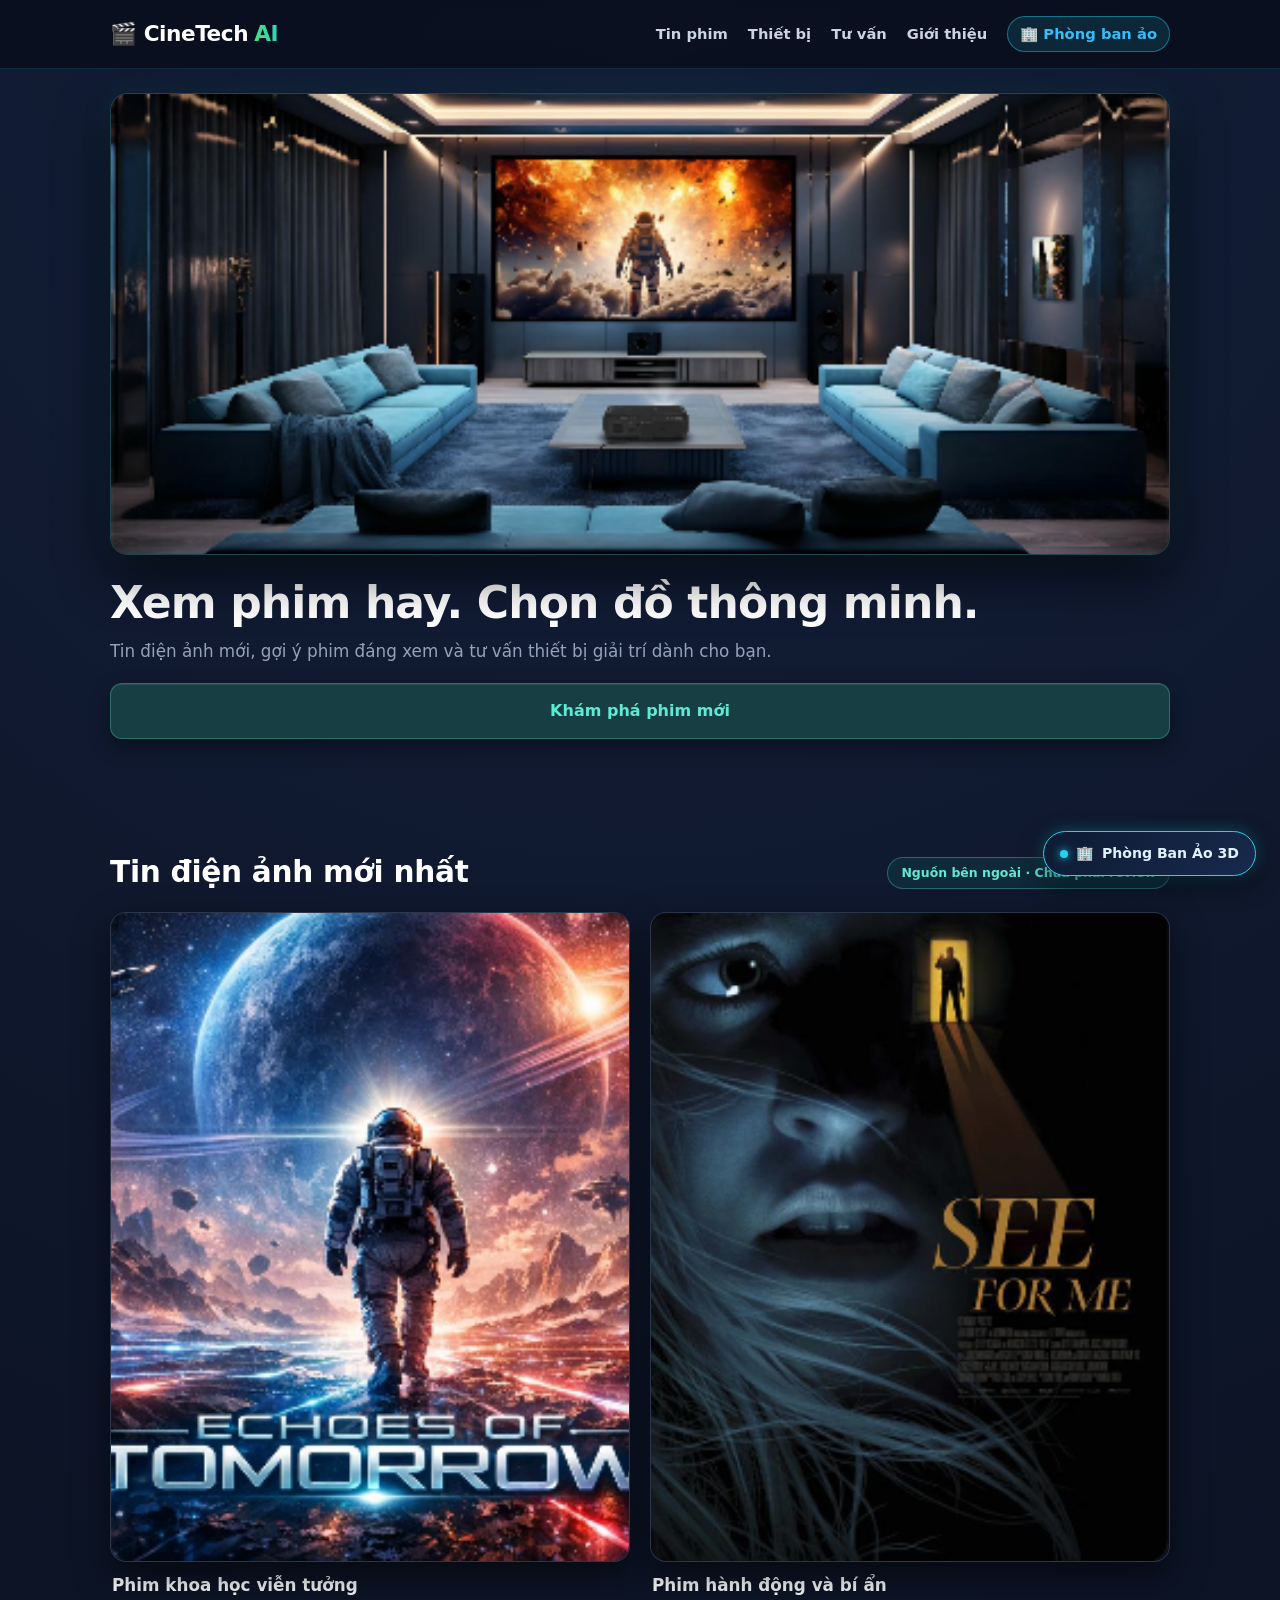
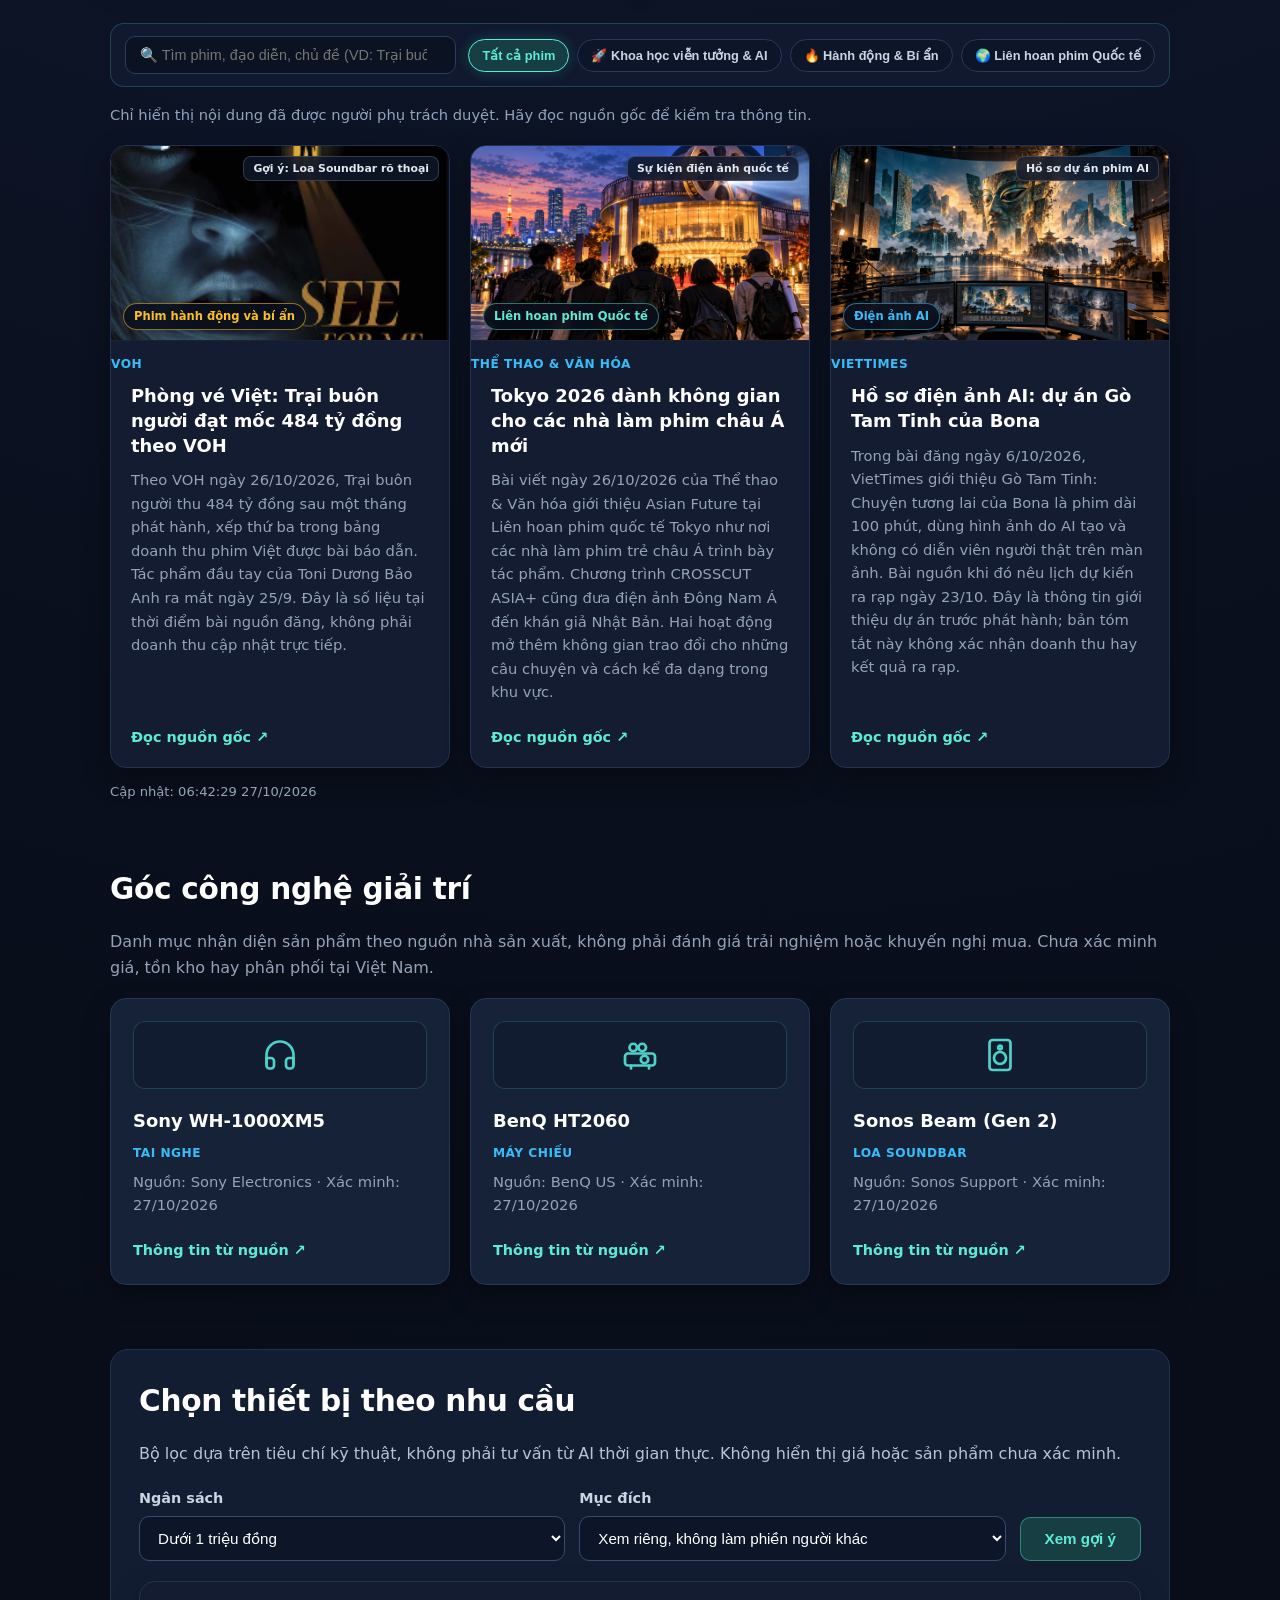
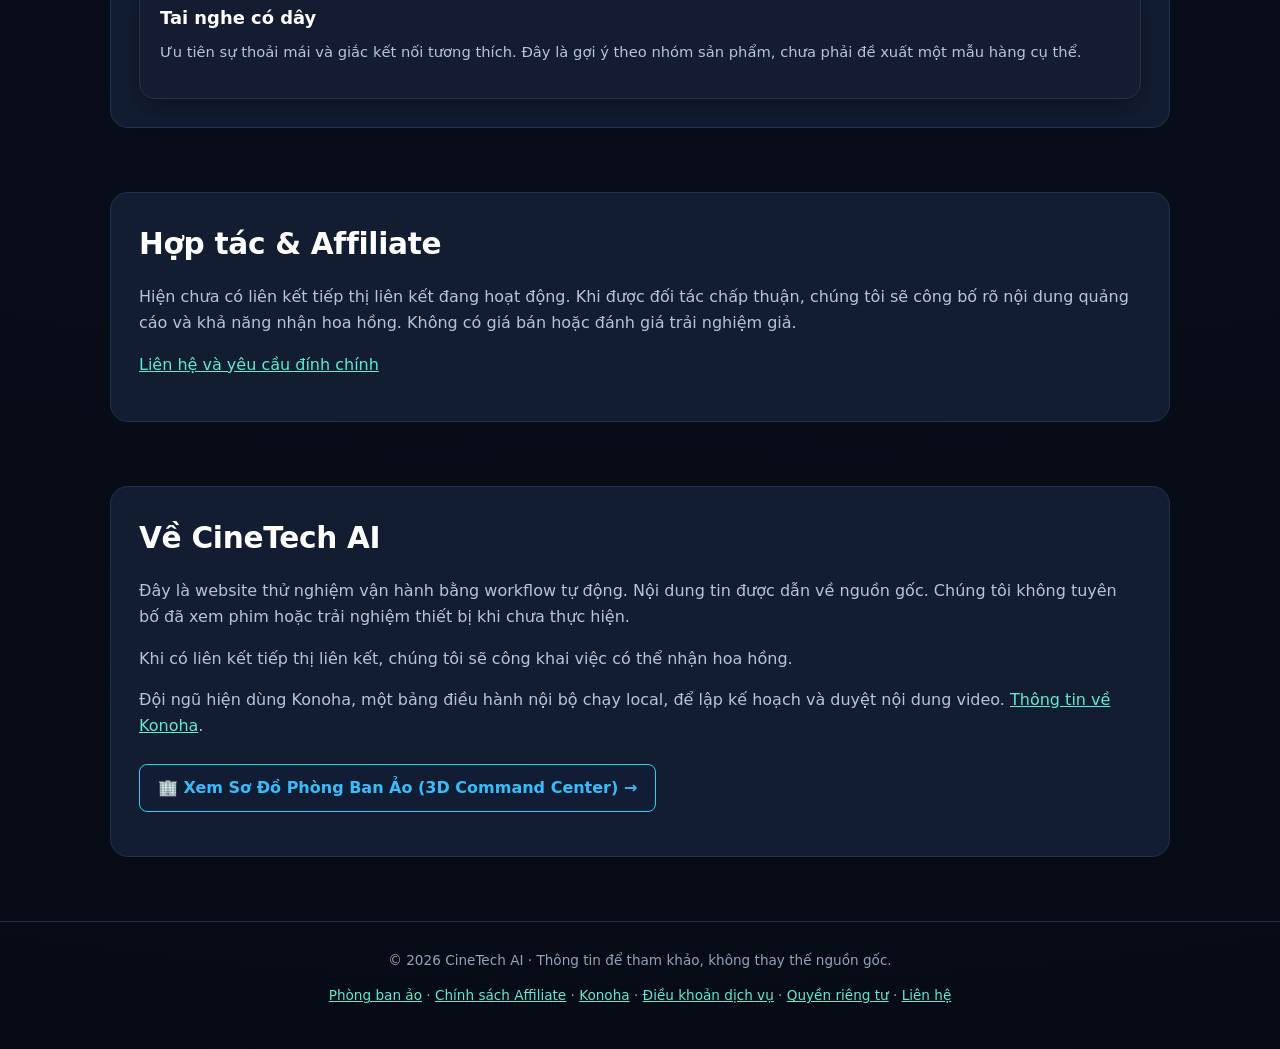
<file: docs/index.html>
<!doctype html>
<html lang="vi">
<head>
  <meta charset="utf-8">
  <meta name="viewport" content="width=device-width,initial-scale=1">
  <meta name="description" content="CineTech AI: tin phim, mẹo xem phim và công nghệ giải trí.">
  <title>CineTech AI — Phim &amp; Công nghệ</title>
  <link rel="stylesheet" href="style.css">
</head>
<body>
  <a class="skip" href="#main">Bỏ qua điều hướng</a>
  <header>
    <div class="wrap nav">
      <a class="brand" href="./">🎬 CineTech <span>AI</span></a>
      <nav aria-label="Điều hướng chính">
        <a href="#tin">Tin phim</a>
        <a href="#san-pham">Thiết bị</a>
        <a href="#tu-van">Tư vấn</a>
        <a href="#ve-chung-toi">Giới thiệu</a>
        <a href="company.html" class="nav-company-btn">🏢 Phòng ban ảo</a>
      </nav>
    </div>
  </header>

  <main id="main" class="wrap">
    <section class="hero" id="hero-banner">
      <div class="hero-media">
        <img src="assets/hero-cinema-room.png" alt="Không gian phòng chiếu phim giải trí tại gia CineTech AI" class="hero-img" id="hero-img">
      </div>
      <div class="hero-body">
        <h1>Xem phim hay. <em>Chọn đồ thông minh.</em></h1>
        <p class="hero-subtitle">Tin điện ảnh mới, gợi ý phim đáng xem và tư vấn thiết bị giải trí dành cho bạn.</p>
        <a class="cta cta-block" href="#tin">Khám phá phim mới</a>
      </div>
    </section>

    <section id="tin">
      <div class="section-head">
        <h2>Tin điện ảnh mới nhất</h2>
        <span class="pill">Nguồn bên ngoài · Chưa phải review</span>
      </div>

      <div class="featured-posters" aria-label="Chuyên mục điện ảnh nổi bật">
        <a href="#news" class="poster-showcase-card" data-filter="scifi">
          <div class="poster-frame">
            <img src="assets/poster-scifi.png" alt="Echoes of Tomorrow — Phim khoa học viễn tưởng" loading="eager">
          </div>
          <div class="poster-caption">Phim khoa học viễn tưởng</div>
        </a>
        <a href="#news" class="poster-showcase-card" data-filter="mystery">
          <div class="poster-frame">
            <img src="assets/poster-mystery.png" alt="See For Me — Phim hành động và bí ẩn" loading="eager">
          </div>
          <div class="poster-caption">Phim hành động và bí ẩn</div>
        </a>
      </div>

      <div class="ui-smart-toolbar" aria-label="Bộ lọc và tìm kiếm chủ đề phim thông minh">
        <div class="search-box">
          <input type="search" id="movie-search" placeholder="🔍 Tìm phim, đạo diễn, chủ đề (VD: Trại buôn người, Tokyo, AI)..." aria-label="Tìm kiếm nội dung phim">
        </div>
        <div class="genre-pills" role="group" aria-label="Lọc theo chủ đề giao diện phim">
          <button type="button" class="genre-btn active" data-genre="all">Tất cả phim</button>
          <button type="button" class="genre-btn" data-genre="scifi">🚀 Khoa học viễn tưởng &amp; AI</button>
          <button type="button" class="genre-btn" data-genre="mystery">🔥 Hành động &amp; Bí ẩn</button>
          <button type="button" class="genre-btn" data-genre="festival">🌍 Liên hoan phim Quốc tế</button>
        </div>
      </div>

      <p class="muted section-note" id="ui-theme-status">Chỉ hiển thị nội dung đã được người phụ trách duyệt. Hãy đọc nguồn gốc để kiểm tra thông tin.</p>
      <div id="news" class="cards news-grid" aria-live="polite">
        <div class="card">Đang tải dữ liệu…</div>
      </div>
      <p id="updated" class="muted small"></p>
    </section>

    <section id="san-pham">
      <div class="section-head">
        <h2>Góc công nghệ giải trí</h2>
      </div>
      <p class="muted">Danh mục nhận diện sản phẩm theo nguồn nhà sản xuất, không phải đánh giá trải nghiệm hoặc khuyến nghị mua. Chưa xác minh giá, tồn kho hay phân phối tại Việt Nam.</p>
      <div id="products" class="cards product-grid" aria-live="polite">Đang tải danh mục…</div>
    </section>

    <section id="tu-van" class="about">
      <h2>Chọn thiết bị theo nhu cầu</h2>
      <p class="muted">Bộ lọc dựa trên tiêu chí kỹ thuật, không phải tư vấn từ AI thời gian thực. Không hiển thị giá hoặc sản phẩm chưa xác minh.</p>
      <div class="chooser">
        <label>Ngân sách
          <select id="budget">
            <option value="low">Dưới 1 triệu đồng</option>
            <option value="mid">1–5 triệu đồng</option>
            <option value="high">Trên 5 triệu đồng</option>
          </select>
        </label>
        <label>Mục đích
          <select id="purpose">
            <option value="private">Xem riêng, không làm phiền người khác</option>
            <option value="portable">Xem phim linh hoạt, di chuyển</option>
            <option value="room">Xem phim trong phòng khách</option>
          </select>
        </label>
        <button id="recommend">Xem gợi ý</button>
      </div>
      <div id="recommendation" class="card" aria-live="polite"></div>
    </section>

    <section id="affiliate" class="about">
      <h2>Hợp tác &amp; Affiliate</h2>
      <p>Hiện chưa có liên kết tiếp thị liên kết đang hoạt động. Khi được đối tác chấp thuận, chúng tôi sẽ công bố rõ nội dung quảng cáo và khả năng nhận hoa hồng. Không có giá bán hoặc đánh giá trải nghiệm giả.</p>
      <p><a href="lien-he.html">Liên hệ và yêu cầu đính chính</a></p>
    </section>

    <section id="ve-chung-toi" class="about">
      <h2>Về CineTech AI</h2>
      <p>Đây là website thử nghiệm vận hành bằng workflow tự động. Nội dung tin được dẫn về nguồn gốc. Chúng tôi không tuyên bố đã xem phim hoặc trải nghiệm thiết bị khi chưa thực hiện.</p>
      <p>Khi có liên kết tiếp thị liên kết, chúng tôi sẽ công khai việc có thể nhận hoa hồng.</p>
      <p>Đội ngũ hiện dùng Konoha, một bảng điều hành nội bộ chạy local, để lập kế hoạch và duyệt nội dung video. <a href="konoha.html">Thông tin về Konoha</a>.</p>
      <p><a href="company.html" class="cta-secondary">🏢 Xem Sơ Đồ Phòng Ban Ảo (3D Command Center) →</a></p>
    </section>
  </main>

  <aside class="floating-company-dock" aria-label="Lối tắt phòng ban ảo">
    <a href="company.html" class="floating-company-link" title="Mở Trung tâm điều hành phòng ban ảo 3D">
      <span class="dock-pulse"></span>
      <span class="dock-icon">🏢</span>
      <span class="dock-text">Phòng Ban Ảo 3D</span>
    </a>
  </aside>

  <footer>
    <div class="wrap">
      © <span id="year"></span> CineTech AI · Thông tin để tham khảo, không thay thế nguồn gốc.
      <p>
        <a href="company.html">Phòng ban ảo</a> ·
        <a href="affiliate.html">Chính sách Affiliate</a> ·
        <a href="konoha.html">Konoha</a> ·
        <a href="dieu-khoan.html">Điều khoản dịch vụ</a> ·
        <a href="quyen-rieng-tu.html">Quyền riêng tư</a> ·
        <a href="lien-he.html">Liên hệ</a>
      </p>
    </div>
  </footer>
  <noscript>Vui lòng bật JavaScript để tải tin đã duyệt và dùng bộ chọn thiết bị.</noscript>
  <script src="app.js"></script>
  <script src="chooser.js"></script>
</body>
</html>
</file>
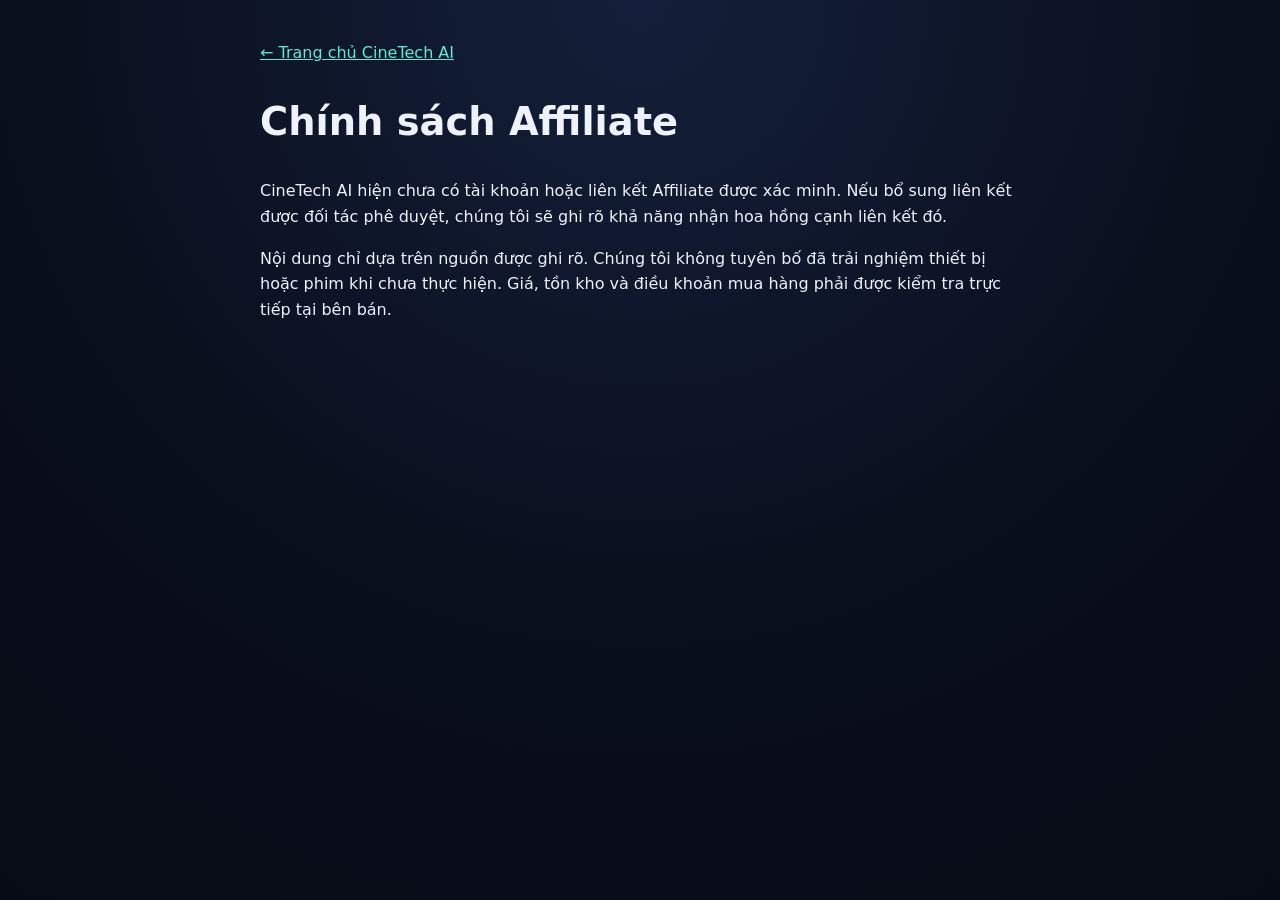
<file: docs/affiliate.html>
<!doctype html><html lang="vi"><head><meta charset="utf-8"><meta name="viewport" content="width=device-width,initial-scale=1"><meta name="description" content="Chính sách Affiliate của CineTech AI"><title>Chính sách Affiliate — CineTech AI</title><link rel="stylesheet" href="style.css"></head><body><main class="wrap policy"><a href="./">← Trang chủ CineTech AI</a><h1>Chính sách Affiliate</h1><p>CineTech AI hiện chưa có tài khoản hoặc liên kết Affiliate được xác minh. Nếu bổ sung liên kết được đối tác phê duyệt, chúng tôi sẽ ghi rõ khả năng nhận hoa hồng cạnh liên kết đó.</p><p>Nội dung chỉ dựa trên nguồn được ghi rõ. Chúng tôi không tuyên bố đã trải nghiệm thiết bị hoặc phim khi chưa thực hiện. Giá, tồn kho và điều khoản mua hàng phải được kiểm tra trực tiếp tại bên bán.</p></main></body></html>
</file>
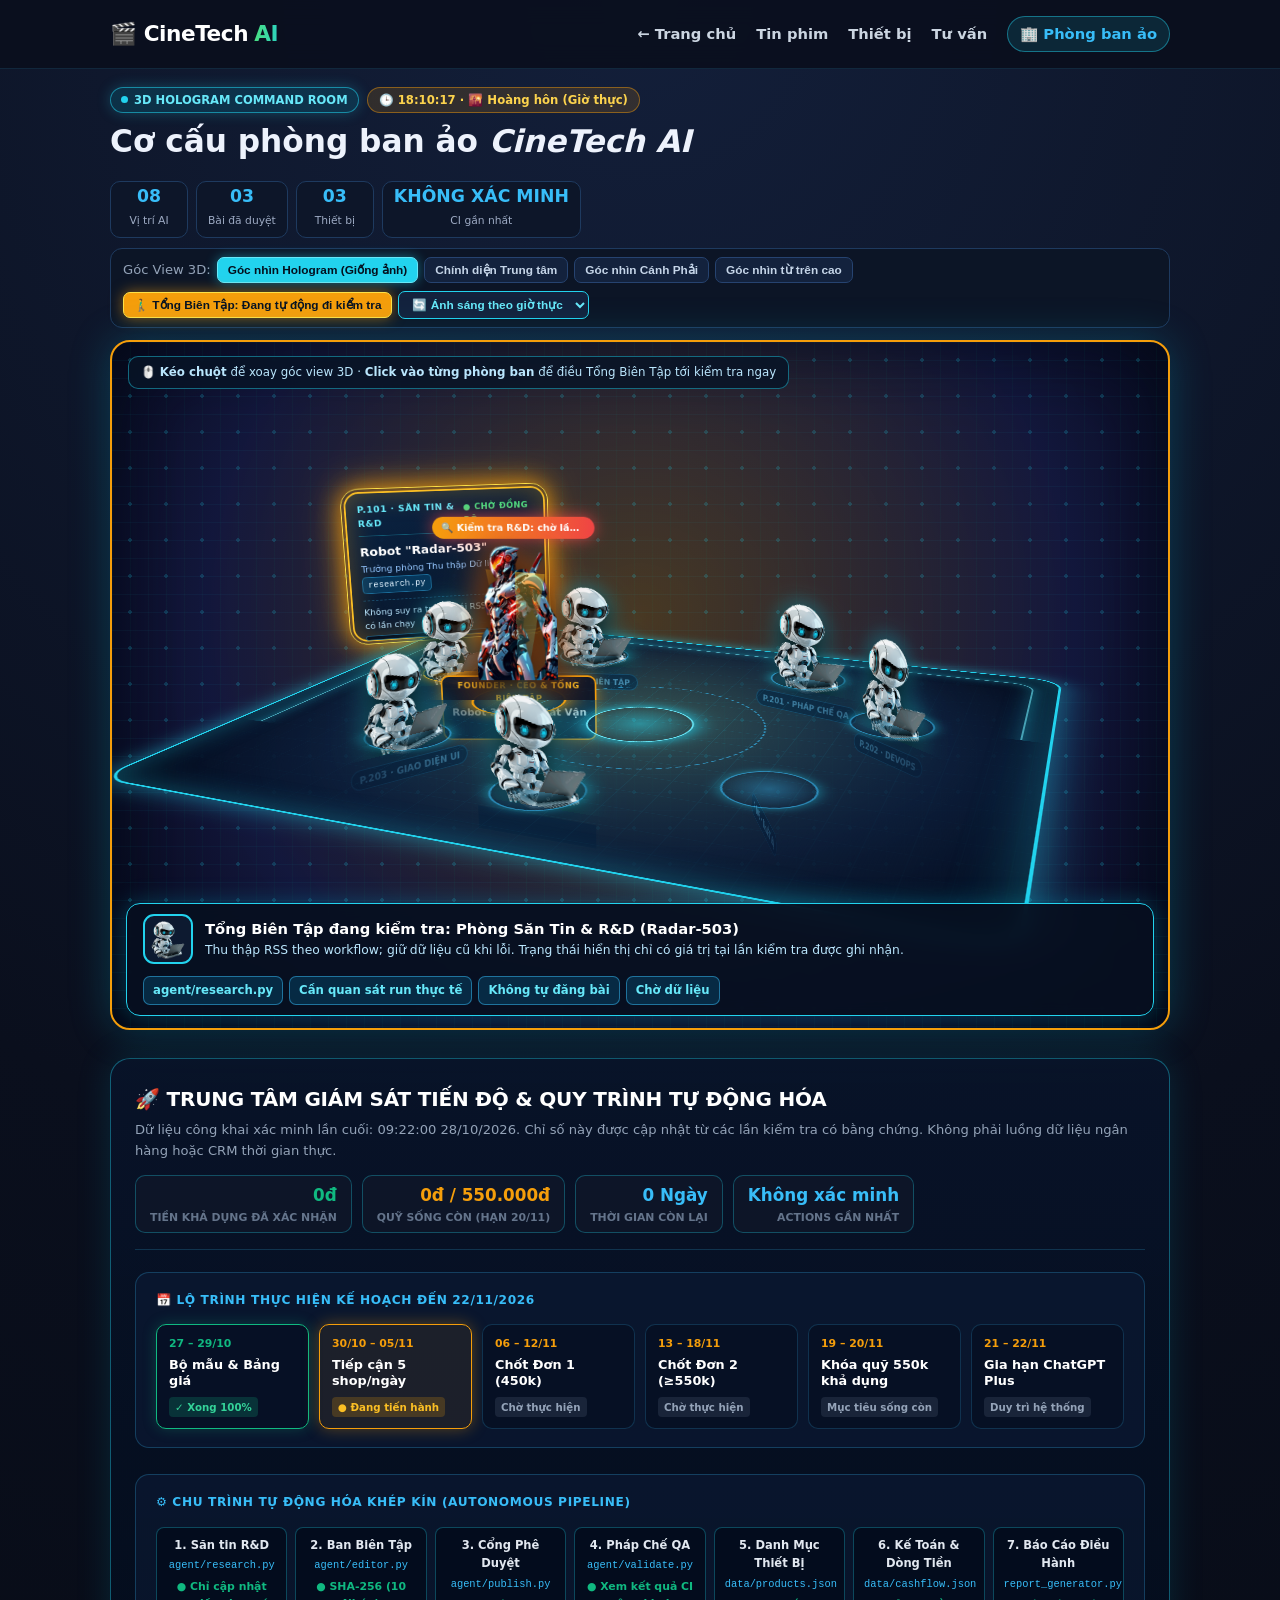
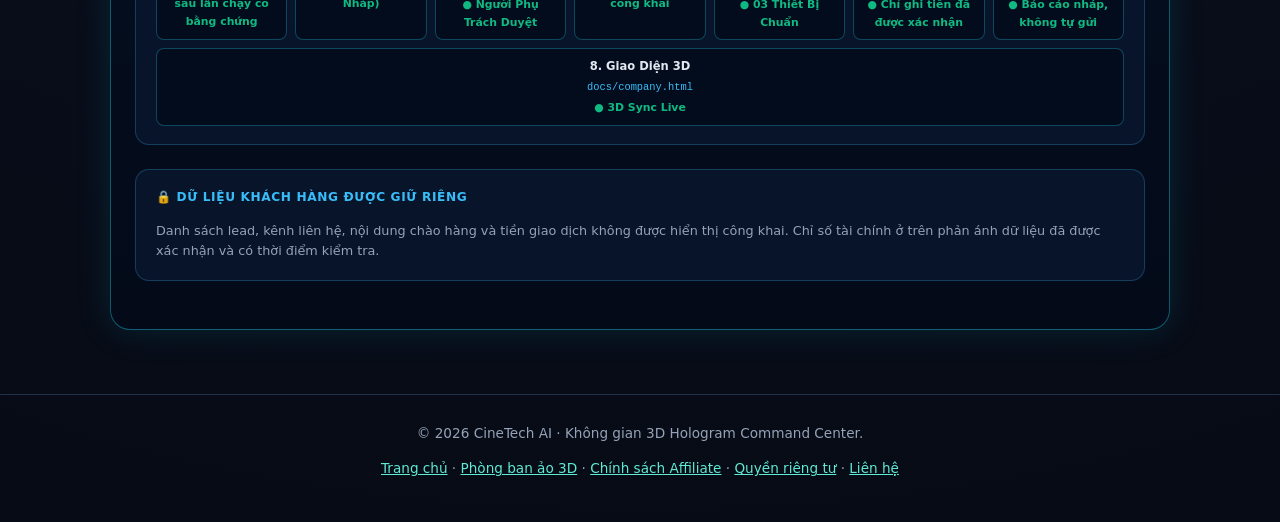
<file: docs/company.html>
<!doctype html>
<html lang="vi">
<head>
  <meta charset="utf-8">
  <meta name="viewport" content="width=device-width,initial-scale=1">
  <meta name="description" content="Không gian 3D Hologram Command Center của CineTech AI — Dàn Robot 3D ngồi làm việc trước các màn hình Hologram và Tổng Biên Tập đi tuần tra.">
  <title>Không gian 3D Hologram — CineTech AI Corp</title>
  <link rel="stylesheet" href="style.css">
  <style>
    /* THANH TIÊU ĐỀ & ĐỒNG HỒ THỜI GIAN THỰC */
    .office-top {
      padding: 18px 0 10px;
      display: flex;
      justify-content: space-between;
      align-items: flex-end;
      gap: 14px;
      flex-wrap: wrap;
    }
    .office-top h1 {
      font-size: clamp(1.35rem, 2.8vw, 1.95rem);
      margin: 4px 0 0;
    }
    .badge-row {
      display: flex;
      align-items: center;
      gap: 8px;
      flex-wrap: wrap;
    }
    .badge-live {
      background: rgba(6, 182, 212, 0.16);
      border: 1px solid rgba(34, 211, 238, 0.55);
      color: #67e8f9;
      padding: 3px 10px;
      border-radius: 999px;
      font-size: 0.72rem;
      font-weight: 700;
      display: inline-flex;
      align-items: center;
      gap: 6px;
      box-shadow: 0 0 14px rgba(34, 211, 238, 0.25);
    }
    .badge-clock {
      background: rgba(245, 158, 11, 0.14);
      border: 1px solid rgba(245, 158, 11, 0.45);
      color: #fcd34d;
      padding: 3px 11px;
      border-radius: 999px;
      font-size: 0.73rem;
      font-weight: 700;
      font-variant-numeric: tabular-nums;
    }
    .pulse-dot {
      width: 7px;
      height: 7px;
      border-radius: 50%;
      background: #22d3ee;
      display: inline-block;
      animation: pulseGlow 1.4s infinite ease-in-out;
    }
    @keyframes pulseGlow {
      0%, 100% { transform: scale(1); opacity: 1; box-shadow: 0 0 8px #22d3ee; }
      50% { transform: scale(1.3); opacity: 0.65; }
    }
    .hud-stats {
      display: flex;
      gap: 8px;
      flex-wrap: wrap;
    }
    .hud-pill {
      background: #0d1629;
      border: 1px solid #1e3a5f;
      border-radius: 10px;
      padding: 5px 11px;
      text-align: center;
      min-width: 78px;
    }
    .hud-pill strong {
      display: block;
      font-size: 1.08rem;
      color: #38bdf8;
      line-height: 1.1;
    }
    .hud-pill span {
      font-size: 0.67rem;
      color: #9eabc4;
    }

    /* THANH CÔNG CỤ ĐIỀU KHIỂN CAMERA 3D & TUẦN TRA CỦA TỔNG BIÊN TẬP */
    .cam-toolbar {
      display: flex;
      justify-content: space-between;
      align-items: center;
      gap: 8px;
      flex-wrap: wrap;
      background: #0c1526;
      border: 1px solid #1e3a5f;
      border-radius: 12px;
      padding: 8px 12px;
      margin-bottom: 12px;
    }
    .cam-group {
      display: flex;
      align-items: center;
      gap: 6px;
      flex-wrap: wrap;
    }
    .cam-btn {
      background: #13223d;
      color: #c5d5e8;
      border: 1px solid #264370;
      padding: 5px 10px;
      border-radius: 7px;
      font-size: 0.74rem;
      font-weight: 600;
      cursor: pointer;
      transition: all 0.18s ease;
    }
    .cam-btn.active, .cam-btn:hover {
      background: #22d3ee;
      color: #04101e;
      border-color: #67e8f9;
      box-shadow: 0 0 12px rgba(34, 211, 238, 0.45);
    }
    .cam-btn.patrol-btn.active {
      background: #f59e0b;
      color: #081322;
      border-color: #fde047;
      box-shadow: 0 0 14px rgba(245, 158, 11, 0.55);
    }
    .light-select {
      background: #13223d;
      color: #67e8f9;
      border: 1px solid #22d3ee;
      padding: 5px 9px;
      border-radius: 7px;
      font-size: 0.74rem;
      font-weight: 700;
      cursor: pointer;
    }

    /* ================================================================= */
    /* KHUNG CẢNH 3D HOLOGRAM COMMAND CENTER                             */
    /* ================================================================= */
    .holo-viewport {
      position: relative;
      width: 100%;
      height: 690px;
      border-radius: 20px;
      border: 2px solid #22d3ee;
      overflow: hidden;
      perspective: 1180px;
      user-select: none;
      cursor: grab;
      box-shadow:
        0 0 40px rgba(6, 182, 212, 0.25),
        inset 0 0 90px rgba(2, 8, 23, 0.88);
      transition: background 1.2s ease, border-color 1.2s ease;
      background:
        radial-gradient(circle at 50% 42%, rgba(14, 165, 233, 0.25) 0%, rgba(3, 18, 42, 0.94) 65%, #020617 100%);
    }
    .holo-viewport:active {
      cursor: grabbing;
    }

    /* Thay đổi sắc độ môi trường 3D theo thời gian thực */
    .holo-viewport[data-phase="morning"] {
      background: radial-gradient(circle at 50% 35%, rgba(56, 189, 248, 0.38) 0%, rgba(12, 45, 82, 0.92) 65%, #06152d 100%);
      border-color: #38bdf8;
    }
    .holo-viewport[data-phase="afternoon"] {
      background: radial-gradient(circle at 50% 38%, rgba(34, 211, 238, 0.34) 0%, rgba(8, 35, 68, 0.93) 65%, #041022 100%);
      border-color: #22d3ee;
    }
    .holo-viewport[data-phase="dusk"] {
      background: radial-gradient(circle at 50% 40%, rgba(245, 158, 11, 0.25) 0%, rgba(20, 24, 62, 0.94) 65%, #050816 100%);
      border-color: #f59e0b;
    }
    .holo-viewport[data-phase="night"] {
      background: radial-gradient(circle at 50% 42%, rgba(6, 182, 212, 0.28) 0%, rgba(2, 12, 32, 0.96) 65%, #01040d 100%);
      border-color: #06b6d4;
    }

    /* Các ô vuông dữ liệu số lơ lửng trên phông nền (Digital Matrix Pixels) */
    .matrix-backdrop {
      position: absolute;
      inset: 0;
      background-image:
        radial-gradient(rgba(34, 211, 238, 0.24) 2px, transparent 2px),
        linear-gradient(90deg, rgba(16, 185, 129, 0.06) 1px, transparent 1px),
        linear-gradient(rgba(34, 211, 238, 0.06) 1px, transparent 1px);
      background-size: 36px 36px, 18px 18px, 18px 18px;
      opacity: 0.75;
      pointer-events: none;
    }

    /* SÂN KHẤU 3D CÓ THỂ XOAY MỌI GÓC VIEW */
    .world-3d {
      position: absolute;
      left: 50%;
      top: 56%;
      width: 0;
      height: 0;
      transform-style: preserve-3d;
      transform: translateZ(-70px) rotateX(-17deg) rotateY(-22deg);
      transition: transform 0.65s cubic-bezier(0.22, 1, 0.36, 1);
    }
    .world-3d.dragging {
      transition: none;
    }

    /* SÀN HOLOGRAM PHÁT SÁNG PHẢN CHIẾU */
    .holo-floor {
      position: absolute;
      width: 860px;
      height: 700px;
      left: -430px;
      top: -350px;
      transform: rotateX(90deg);
      transform-style: preserve-3d;
      background:
        radial-gradient(circle at 50% 50%, rgba(34, 211, 238, 0.22) 0%, rgba(8, 28, 56, 0.85) 62%, rgba(2, 8, 23, 0.95) 100%),
        repeating-linear-gradient(0deg, rgba(34, 211, 238, 0.14) 0 1px, transparent 1px 40px),
        repeating-linear-gradient(90deg, rgba(34, 211, 238, 0.14) 0 1px, transparent 1px 40px);
      border: 3px solid #22d3ee;
      border-radius: 36px;
      box-shadow:
        0 0 45px rgba(34, 211, 238, 0.55),
        inset 0 0 55px rgba(34, 211, 238, 0.35);
    }
    .holo-floor::before {
      content: "";
      position: absolute;
      inset: 28px;
      border: 2px solid rgba(103, 232, 249, 0.65);
      border-radius: 26px;
      box-shadow: 0 0 25px rgba(34, 211, 238, 0.45), inset 0 0 25px rgba(34, 211, 238, 0.25);
    }
    .floor-hub-ring {
      position: absolute;
      width: 280px;
      height: 280px;
      left: 50%;
      top: 50%;
      margin-left: -140px;
      margin-top: -140px;
      border: 2px dashed rgba(56, 189, 248, 0.65);
      border-radius: 50%;
      animation: spinFloorRing 24s infinite linear;
      display: flex;
      align-items: center;
      justify-content: center;
    }
    .floor-hub-core {
      width: 120px;
      height: 120px;
      border-radius: 50%;
      background: radial-gradient(circle, rgba(34, 211, 238, 0.45), transparent 70%);
      border: 2px solid #67e8f9;
      box-shadow: 0 0 30px #22d3ee;
    }
    @keyframes spinFloorRing {
      from { transform: rotate(0deg); }
      to { transform: rotate(360deg); }
    }

    /* ================================================================= */
    /* CÁC TRẠM PHÒNG BAN 3D: CHỈ HIỆN MÀN HÌNH KHI ROBOT CEO ĐẾN GẦN    */
    /* ================================================================= */
    .holo-screen {
      position: absolute;
      width: 245px;
      height: 185px;
      left: -122px;
      top: -235px;
      transform-style: preserve-3d;
      /* Mặc định ẩn khung màn hình Hologram, chỉ để lại Robot 3D ngồi làm việc */
      background: transparent;
      border: 2px solid transparent;
      border-radius: 18px;
      padding: 11px 13px;
      cursor: pointer;
      box-shadow: none;
      transition: background 0.35s ease, box-shadow 0.35s ease, border-color 0.35s ease;
    }
    .holo-screen::before {
      content: "";
      position: absolute;
      inset: -6px;
      border: 1.5px solid rgba(103, 232, 249, 0.65);
      border-radius: 22px;
      pointer-events: none;
      box-shadow: 0 0 18px rgba(34, 211, 238, 0.45);
      opacity: 0;
      transform: scale(0.85);
      transition: opacity 0.35s ease, transform 0.35s cubic-bezier(0.22, 1, 0.36, 1);
    }

    /* Khối nội dung nhiệm vụ & tiến độ: Ẩn hoàn toàn khi CEO chưa tới */
    .scr-head,
    .scr-name,
    .scr-role,
    .scr-hud {
      opacity: 0;
      transform: translateY(16px) scale(0.88);
      pointer-events: none;
      transition: opacity 0.35s ease, transform 0.4s cubic-bezier(0.22, 1, 0.36, 1);
    }

    /* Nhãn tên phòng nhỏ gọn dưới chân Robot khi CEO chưa tới */
    .idle-dept-tag {
      position: absolute;
      left: 50%;
      bottom: -82px;
      transform: translateX(-50%) translateZ(50px);
      background: rgba(8, 22, 44, 0.85);
      border: 1px solid rgba(56, 189, 248, 0.45);
      color: #7dd3fc;
      font-size: 0.64rem;
      font-weight: 800;
      padding: 2px 9px;
      border-radius: 999px;
      white-space: nowrap;
      transition: opacity 0.25s ease;
      pointer-events: none;
    }

    /* ROBOT 3D NGỒI GÕ LAPTOP LUÔN HIỂN THỊ TẠI CÁC PHÒNG BAN */
    .worker-3d-fig {
      position: absolute;
      width: 124px;
      height: 120px;
      left: 50%;
      bottom: -58px;
      margin-left: -62px;
      transform: translateZ(46px);
      transform-style: preserve-3d;
      pointer-events: none;
    }
    .worker-3d-fig img {
      width: 100%;
      height: 100%;
      object-fit: contain;
      display: block;
      filter: drop-shadow(0 10px 14px rgba(0, 0, 0, 0.85)) drop-shadow(0 0 12px rgba(34, 211, 238, 0.55));
      animation: workerTyping3D 1.8s infinite ease-in-out;
    }
    .worker-3d-pad {
      position: absolute;
      width: 90px;
      height: 90px;
      left: 50%;
      bottom: -24px;
      margin-left: -45px;
      transform: rotateX(90deg);
      border-radius: 50%;
      border: 2px solid rgba(56, 189, 248, 0.65);
      background: radial-gradient(circle, rgba(56, 189, 248, 0.35) 0%, transparent 72%);
      box-shadow: 0 0 16px rgba(34, 211, 238, 0.5);
      transition: all 0.35s ease;
    }
    @keyframes workerTyping3D {
      0%, 100% { transform: translateY(0px) scale(1); }
      50% { transform: translateY(-5px) scale(1.03); }
    }

    /* KHI ROBOT CEO ĐI ĐẾN PHÒNG BAN: BẬT SÁNG HOLOGRAM NHIỆM VỤ & TIẾN ĐỘ */
    .holo-screen.inspecting {
      background: linear-gradient(160deg, rgba(8, 35, 68, 0.92) 0%, rgba(4, 18, 38, 0.96) 100%);
      border-color: #fbbf24;
      box-shadow:
        0 0 45px rgba(245, 158, 11, 0.78),
        inset 0 0 35px rgba(245, 158, 11, 0.32);
    }
    .holo-screen.inspecting::before {
      opacity: 1;
      transform: scale(1);
      border-color: #fde047;
      box-shadow: 0 0 26px rgba(245, 158, 11, 0.65);
    }
    .holo-screen.inspecting .scr-head,
    .holo-screen.inspecting .scr-name,
    .holo-screen.inspecting .scr-role,
    .holo-screen.inspecting .scr-hud {
      opacity: 1;
      transform: translateY(0) scale(1);
    }
    .holo-screen.inspecting .idle-dept-tag {
      opacity: 0;
    }
    .holo-screen.inspecting .worker-3d-pad {
      border-color: #fbbf24;
      background: radial-gradient(circle, rgba(245, 158, 11, 0.6) 0%, transparent 72%);
      box-shadow: 0 0 26px #f59e0b;
    }

    /* Bố cục nội dung dữ liệu trên màn hình Hologram phía sau Robot */
    .scr-head {
      display: flex;
      justify-content: space-between;
      align-items: center;
      border-bottom: 1px solid rgba(34, 211, 238, 0.35);
      padding-bottom: 5px;
      margin-bottom: 7px;
      font-size: 0.68rem;
      font-weight: 800;
      color: #67e8f9;
      letter-spacing: 0.05em;
    }
    .scr-status {
      color: #4ade80;
      font-size: 0.64rem;
    }
    .scr-title-block {
      display: flex;
      justify-content: space-between;
      align-items: baseline;
      gap: 6px;
    }
    .scr-name {
      font-size: 0.92rem;
      font-weight: 800;
      color: #ffffff;
    }
    .scr-role {
      font-size: 0.69rem;
      color: #93c5fd;
      margin: 2px 0 5px;
    }
    .scr-code {
      display: inline-block;
      background: rgba(2, 132, 199, 0.25);
      border: 1px solid rgba(56, 189, 248, 0.45);
      color: #e0f2fe;
      font-size: 0.66rem;
      padding: 1px 6px;
      border-radius: 5px;
      font-family: monospace;
    }

    .scr-hud {
      margin-top: 8px;
      padding-top: 6px;
      border-top: 1px dashed rgba(56, 189, 248, 0.3);
    }
    .scr-bar-row {
      display: flex;
      justify-content: space-between;
      font-size: 0.67rem;
      color: #bae6fd;
      margin-bottom: 4px;
    }
    .scr-bar {
      height: 6px;
      background: rgba(2, 8, 23, 0.85);
      border: 1px solid rgba(56, 189, 248, 0.45);
      border-radius: 999px;
      overflow: hidden;
    }
    .scr-fill {
      height: 100%;
      background: linear-gradient(90deg, #06b6d4, #4ade80);
      box-shadow: 0 0 10px #22d3ee;
    }
    .holo-telemetry {
      display: flex;
      gap: 4px;
      margin-top: 6px;
      align-items: flex-end;
      height: 12px;
    }
    .tele-bar {
      flex: 1;
      background: rgba(34, 211, 238, 0.55);
      border-radius: 2px;
      animation: telePulse 1.5s infinite alternate ease-in-out;
    }
    .tele-bar:nth-child(2n) { animation-duration: 1.1s; background: rgba(56, 189, 248, 0.8); }
    .tele-bar:nth-child(3n) { animation-duration: 1.9s; background: rgba(16, 185, 129, 0.75); }
    @keyframes telePulse {
      0% { height: 25%; }
      100% { height: 100%; }
    }

    /* ================================================================= */
    /* ROBOT TỔNG BIÊN TẬP DI CHUYỂN TUẦN TRA GIỮA SÀN 3D                */
    /* ================================================================= */
    .ceo-inspector-3d {
      position: absolute;
      left: 0;
      top: 0;
      width: 0;
      height: 0;
      transform-style: preserve-3d;
      transform: translate3d(0px, 0px, 40px);
      transition: transform 1.6s cubic-bezier(0.25, 1, 0.35, 1);
      pointer-events: none;
    }

    .ceo-foot-ring {
      position: absolute;
      width: 112px;
      height: 112px;
      left: -56px;
      top: -56px;
      transform: rotateX(90deg);
      border: 3px solid #f59e0b;
      border-radius: 50%;
      background: radial-gradient(circle, rgba(245, 158, 11, 0.45) 0%, transparent 72%);
      box-shadow: 0 0 30px #f59e0b;
      animation: ceoRingPulse 1.6s infinite alternate ease-in-out;
    }
    @keyframes ceoRingPulse {
      0% { transform: rotateX(90deg) scale(0.9); opacity: 0.75; }
      100% { transform: rotateX(90deg) scale(1.12); opacity: 1; }
    }

    .ceo-scan-cone {
      position: absolute;
      width: 96px;
      height: 150px;
      left: -48px;
      top: -155px;
      background: linear-gradient(180deg, rgba(251, 191, 36, 0.42) 0%, rgba(34, 211, 238, 0.18) 65%, transparent 100%);
      clip-path: polygon(10% 0%, 90% 0%, 58% 100%, 42% 100%);
      transform-origin: bottom center;
      animation: scanSweep 2s infinite alternate ease-in-out;
      pointer-events: none;
    }
    @keyframes scanSweep {
      0% { opacity: 0.55; transform: scaleX(0.92); }
      100% { opacity: 0.95; transform: scaleX(1.12); }
    }

    .ceo-stand-card {
      position: absolute;
      width: 184px;
      left: -92px;
      top: -218px;
      transform-style: preserve-3d;
      text-align: center;
      animation: ceoHoverWalk 1.4s infinite ease-in-out;
    }
    @keyframes ceoHoverWalk {
      0%, 100% { transform: translateY(0px); }
      50% { transform: translateY(-7px); }
    }
    .ceo-speech {
      background: linear-gradient(90deg, #f59e0b, #ef4444);
      color: #ffffff;
      font-size: 0.68rem;
      font-weight: 900;
      padding: 4px 10px;
      border-radius: 999px;
      white-space: nowrap;
      overflow: hidden;
      text-overflow: ellipsis;
      box-shadow: 0 0 18px rgba(239, 68, 68, 0.75);
      margin-bottom: 4px;
    }
    .ceo-avatar-wrap {
      width: 118px;
      height: 164px;
      margin: 0 auto;
      position: relative;
    }
    .ceo-avatar-wrap img {
      width: 100%;
      height: 100%;
      object-fit: contain;
      object-position: bottom center;
      display: block;
      filter: drop-shadow(0 12px 16px rgba(0, 0, 0, 0.9)) drop-shadow(0 0 18px rgba(249, 115, 22, 0.85));
      animation: ceoInspectPose 2.2s infinite ease-in-out;
    }
    @keyframes ceoInspectPose {
      0%, 100% { transform: rotate(-2deg) scale(1); }
      50% { transform: rotate(2deg) scale(1.04); }
    }
    .ceo-badge-plate {
      background: rgba(12, 20, 38, 0.94);
      border: 2px solid #f59e0b;
      border-radius: 10px;
      padding: 3px 8px;
      margin-top: -6px;
      box-shadow: 0 0 18px rgba(245, 158, 11, 0.5);
    }
    .ceo-title-tag {
      font-size: 0.62rem;
      font-weight: 900;
      color: #fbbf24;
      letter-spacing: 0.05em;
    }
    .ceo-name-tag {
      font-size: 0.76rem;
      font-weight: 800;
      color: #ffffff;
    }

    .view-overlay-badge {
      position: absolute;
      top: 14px;
      left: 16px;
      background: rgba(8, 20, 38, 0.82);
      border: 1px solid rgba(34, 211, 238, 0.45);
      color: #bae6fd;
      padding: 6px 12px;
      border-radius: 10px;
      font-size: 0.74rem;
      pointer-events: none;
      backdrop-filter: blur(6px);
      z-index: 10;
    }

    /* THANH INSPECTOR DƯỚI ĐÁY VIEWPORT */
    .inspector-bar {
      position: absolute;
      left: 14px;
      right: 14px;
      bottom: 12px;
      background: rgba(7, 16, 32, 0.92);
      backdrop-filter: blur(8px);
      border: 1px solid #22d3ee;
      border-radius: 14px;
      padding: 10px 16px;
      display: flex;
      align-items: center;
      justify-content: space-between;
      gap: 12px;
      flex-wrap: wrap;
      z-index: 10;
      box-shadow: 0 0 24px rgba(6, 182, 212, 0.3);
    }
    .insp-left {
      display: flex;
      align-items: center;
      gap: 12px;
    }
    .insp-left img {
      width: 50px;
      height: 50px;
      border-radius: 11px;
      object-fit: contain;
      background: #0d1a30;
      border: 2px solid #22d3ee;
      padding: 2px;
    }
    .insp-title {
      font-weight: 800;
      color: #ffffff;
      font-size: 0.92rem;
    }
    .insp-desc {
      font-size: 0.77rem;
      color: #bae6fd;
    }
    .insp-chips {
      display: flex;
      gap: 6px;
      flex-wrap: wrap;
    }
    .insp-chip {
      background: rgba(14, 165, 233, 0.18);
      border: 1px solid rgba(56, 189, 248, 0.5);
      color: #67e8f9;
      font-size: 0.73rem;
      font-weight: 700;
      padding: 4px 9px;
      border-radius: 7px;
    }

    @media (max-width: 760px) {
      .holo-viewport { height: 580px; }
      .timeline-track { flex-direction: column; gap: 14px; }
      .pipeline-strip { flex-direction: column; }
    }

    /* ================================================================= */
    /* DASHBOARD TRỰC QUAN: QUY TRÌNH TỰ ĐỘNG & TIẾN ĐỘ SINH TỒN ĐẾN 22/11*/
    /* ================================================================= */
    .exec-dashboard {
      margin-top: 28px;
      background: linear-gradient(180deg, rgba(8, 20, 42, 0.88) 0%, rgba(3, 10, 24, 0.95) 100%);
      border: 1.5px solid rgba(34, 211, 238, 0.4);
      border-radius: 20px;
      padding: 24px;
      box-shadow: 0 0 35px rgba(6, 182, 212, 0.15);
      position: relative;
    }
    .dash-header {
      display: flex;
      justify-content: space-between;
      align-items: center;
      flex-wrap: wrap;
      gap: 14px;
      margin-bottom: 22px;
      border-bottom: 1px solid rgba(56, 189, 248, 0.2);
      padding-bottom: 16px;
    }
    .dash-title-group h2 {
      font-size: 1.25rem;
      color: #ffffff;
      margin: 0 0 4px 0;
      display: flex;
      align-items: center;
      gap: 8px;
    }
    .dash-title-group p {
      font-size: 0.82rem;
      color: #94a3b8;
      margin: 0;
    }
    .dash-kpis {
      display: flex;
      gap: 10px;
      flex-wrap: wrap;
    }
    .dash-kpi-card {
      background: rgba(15, 23, 42, 0.8);
      border: 1px solid rgba(34, 211, 238, 0.3);
      border-radius: 10px;
      padding: 6px 14px;
      text-align: right;
    }
    .dash-kpi-val {
      font-size: 1.05rem;
      font-weight: 900;
      color: #38bdf8;
    }
    .dash-kpi-val.alert { color: #f59e0b; }
    .dash-kpi-val.safe { color: #10b981; }
    .dash-kpi-lbl {
      font-size: 0.68rem;
      color: #64748b;
      text-transform: uppercase;
      font-weight: 700;
    }

    /* KHỐI 1: LỘ TRÌNH TIẾN ĐỘ 6 MỐC SỐNG CÒN */
    .timeline-box {
      margin-bottom: 26px;
      background: rgba(13, 27, 54, 0.6);
      border: 1px solid rgba(56, 189, 248, 0.25);
      border-radius: 14px;
      padding: 18px 20px;
    }
    .section-tag {
      font-size: 0.76rem;
      font-weight: 800;
      color: #38bdf8;
      text-transform: uppercase;
      letter-spacing: 0.05em;
      margin-bottom: 14px;
      display: flex;
      align-items: center;
      gap: 6px;
    }
    .timeline-track {
      display: flex;
      justify-content: space-between;
      position: relative;
      gap: 10px;
    }
    .tl-step {
      flex: 1;
      background: rgba(6, 16, 36, 0.85);
      border: 1px solid rgba(56, 189, 248, 0.2);
      border-radius: 10px;
      padding: 10px 12px;
      position: relative;
      transition: all 0.2s ease;
    }
    .tl-step.done {
      border-color: #10b981;
      box-shadow: 0 0 14px rgba(16, 185, 129, 0.25);
    }
    .tl-step.active {
      border-color: #f59e0b;
      background: rgba(245, 158, 11, 0.08);
      box-shadow: 0 0 16px rgba(245, 158, 11, 0.35);
      animation: pulseBorder 2s infinite ease-in-out;
    }
    @keyframes pulseBorder {
      0%, 100% { border-color: #f59e0b; }
      50% { border-color: #fde047; }
    }
    .tl-date {
      font-size: 0.68rem;
      font-weight: 800;
      color: #f59e0b;
      margin-bottom: 4px;
    }
    .tl-step.done .tl-date { color: #10b981; }
    .tl-title {
      font-size: 0.8rem;
      font-weight: 800;
      color: #ffffff;
      margin-bottom: 4px;
      line-height: 1.25;
    }
    .tl-badge {
      font-size: 0.64rem;
      font-weight: 800;
      padding: 2px 6px;
      border-radius: 4px;
      display: inline-block;
    }
    .tl-badge.done { background: rgba(16, 185, 129, 0.2); color: #34d399; }
    .tl-badge.act { background: rgba(245, 158, 11, 0.2); color: #fbbf24; }
    .tl-badge.pend { background: rgba(100, 116, 139, 0.2); color: #94a3b8; }

    /* KHỐI 2: QUY TRÌNH TỰ ĐỘNG HÓA 7 BƯỚC */
    .pipeline-box {
      margin-bottom: 24px;
      background: rgba(13, 27, 54, 0.6);
      border: 1px solid rgba(56, 189, 248, 0.25);
      border-radius: 14px;
      padding: 18px 20px;
    }
    .pipeline-strip {
      display: flex;
      gap: 8px;
      flex-wrap: wrap;
    }
    .pipe-node {
      flex: 1;
      min-width: 130px;
      background: rgba(4, 12, 28, 0.9);
      border: 1px solid rgba(34, 211, 238, 0.3);
      border-radius: 8px;
      padding: 8px 10px;
      text-align: center;
    }
    .pipe-name {
      font-size: 0.72rem;
      font-weight: 800;
      color: #e2e8f0;
      margin-bottom: 3px;
    }
    .pipe-tag {
      font-size: 0.65rem;
      color: #38bdf8;
      font-family: monospace;
    }
    .pipe-stat {
      font-size: 0.68rem;
      font-weight: 800;
      color: #10b981;
      margin-top: 4px;
    }

    /* KHỐI 3: DANH SÁCH 20 SHOP MỤC TIÊU (4 ĐỢT CHIẾN DỊCH) */
    .leads-box {
      background: rgba(13, 27, 54, 0.6);
      border: 1px solid rgba(56, 189, 248, 0.25);
      border-radius: 14px;
      padding: 18px 20px;
      margin-bottom: 24px;
    }
    .leads-header-row {
      display: flex;
      justify-content: space-between;
      align-items: center;
      flex-wrap: wrap;
      gap: 10px;
      margin-bottom: 14px;
    }
    .leads-tabs {
      display: flex;
      gap: 6px;
      flex-wrap: wrap;
    }
    .leads-tab-btn {
      background: rgba(6, 16, 36, 0.85);
      border: 1px solid rgba(56, 189, 248, 0.3);
      color: #94a3b8;
      font-size: 0.72rem;
      font-weight: 800;
      padding: 5px 12px;
      border-radius: 8px;
      cursor: pointer;
      transition: all 0.2s ease;
    }
    .leads-tab-btn:hover {
      color: #38bdf8;
      border-color: #38bdf8;
    }
    .leads-tab-btn.active {
      background: rgba(34, 211, 238, 0.18);
      border-color: #22d3ee;
      color: #ffffff;
      box-shadow: 0 0 12px rgba(34, 211, 238, 0.3);
    }
    .leads-grid {
      display: grid;
      grid-template-columns: repeat(auto-fit, minmax(210px, 1fr));
      gap: 10px;
    }
    .lead-card {
      background: rgba(4, 12, 28, 0.85);
      border: 1px solid rgba(56, 189, 248, 0.25);
      border-radius: 8px;
      padding: 12px;
      transition: all 0.2s ease;
      display: flex;
      flex-direction: column;
      justify-content: space-between;
    }
    .lead-card:hover {
      border-color: #22d3ee;
      transform: translateY(-2px);
    }
    .lead-head {
      display: flex;
      justify-content: space-between;
      font-size: 0.68rem;
      color: #f59e0b;
      font-weight: 800;
      margin-bottom: 4px;
    }
    .lead-title {
      font-size: 0.84rem;
      font-weight: 800;
      color: #ffffff;
      margin-bottom: 4px;
    }
    .lead-desc {
      font-size: 0.72rem;
      color: #94a3b8;
      line-height: 1.35;
      margin-bottom: 8px;
    }
    .lead-actions {
      display: flex;
      justify-content: space-between;
      align-items: center;
      gap: 6px;
      margin-top: auto;
    }
    .lead-status {
      font-size: 0.66rem;
      font-weight: 700;
      color: #38bdf8;
    }
    .copy-pitch-btn {
      background: rgba(56, 189, 248, 0.15);
      border: 1px solid rgba(56, 189, 248, 0.4);
      color: #bae6fd;
      font-size: 0.68rem;
      font-weight: 800;
      padding: 4px 8px;
      border-radius: 6px;
      cursor: pointer;
      transition: all 0.2s ease;
    }
    .copy-pitch-btn:hover {
      background: #0284c7;
      color: #ffffff;
    }

    /* KHỐI 4: TRÌNH MÔ PHỎNG DÒNG TIỀN VÀ MỤC TIÊU */
    .sim-box {
      background: rgba(13, 27, 54, 0.6);
      border: 1px solid rgba(245, 158, 11, 0.35);
      border-radius: 14px;
      padding: 18px 20px;
    }
    .sim-bar {
      display: flex;
      flex-wrap: wrap;
      gap: 8px;
      margin-top: 10px;
    }
    .sim-btn {
      background: rgba(15, 23, 42, 0.9);
      border: 1px solid rgba(56, 189, 248, 0.3);
      color: #e2e8f0;
      font-size: 0.72rem;
      font-weight: 800;
      padding: 6px 12px;
      border-radius: 8px;
      cursor: pointer;
      transition: all 0.2s ease;
    }
    .sim-btn:hover {
      border-color: #38bdf8;
      color: #38bdf8;
      background: rgba(56, 189, 248, 0.1);
    }
    .sim-btn.primary {
      border-color: #10b981;
      color: #34d399;
      background: rgba(16, 185, 129, 0.12);
    }
    .sim-btn.reset {
      border-color: #ef4444;
      color: #f87171;
    }
  </style>
</head>
<body>
  <a class="skip" href="#main">Bỏ qua điều hướng</a>
  <header>
    <div class="wrap nav">
      <a class="brand" href="./">🎬 CineTech <span>AI</span></a>
      <nav aria-label="Điều hướng chính">
        <a href="index.html">← Trang chủ</a>
        <a href="index.html#tin">Tin phim</a>
        <a href="index.html#san-pham">Thiết bị</a>
        <a href="index.html#tu-van">Tư vấn</a>
        <a href="company.html" aria-current="page" class="nav-company-btn">🏢 Phòng ban ảo</a>
      </nav>
    </div>
  </header>

  <main id="main" class="wrap">
    <div class="office-top">
      <div>
        <div class="badge-row">
          <span class="badge-live"><span class="pulse-dot"></span> 3D HOLOGRAM COMMAND ROOM</span>
          <span class="badge-clock" id="liveClockBadge">🕒 Đang đồng bộ giờ thực...</span>
        </div>
        <h1>Cơ cấu phòng ban ảo <em>CineTech AI</em></h1>
      </div>
      <div class="hud-stats" aria-label="Chỉ số vận hành">
        <div class="hud-pill"><strong id="kpi-depts">08</strong><span>Vị trí AI</span></div>
        <div class="hud-pill"><strong id="kpi-published">—</strong><span>Bài đã duyệt</span></div>
        <div class="hud-pill"><strong id="kpi-products">03</strong><span>Thiết bị</span></div>
        <div class="hud-pill"><strong id="kpi-tests">Đang tải</strong><span>CI gần nhất</span></div>
      </div>
    </div>

    <!-- THANH ĐIỀU KHIỂN GÓC VIEW 3D & CHẾ ĐỘ ĐI TUẦN TRA CỦA TỔNG BIÊN TẬP -->
    <div class="cam-toolbar">
      <div class="cam-group">
        <span class="small muted">Góc View 3D:</span>
        <button type="button" class="cam-btn active" onclick="setViewAngle(-17, -22, 0.95, this)">Góc nhìn Hologram (Giống ảnh)</button>
        <button type="button" class="cam-btn" onclick="setViewAngle(-18, 0, 0.95, this)">Chính diện Trung tâm</button>
        <button type="button" class="cam-btn" onclick="setViewAngle(-17, 24, 0.95, this)">Góc nhìn Cánh Phải</button>
        <button type="button" class="cam-btn" onclick="setViewAngle(-46, 0, 0.84, this)">Góc nhìn từ trên cao</button>
      </div>

      <div class="cam-group">
        <button type="button" id="patrolBtn" class="cam-btn patrol-btn active" onclick="togglePatrol()">
          🚶‍♂️ Tổng Biên Tập: Đang tự động đi kiểm tra
        </button>
        <select id="lightModeSelect" class="light-select" onchange="onLightModeChange(this.value)" aria-label="Chế độ ánh sáng">
          <option value="auto" selected>🔄 Ánh sáng theo giờ thực</option>
          <option value="morning">🌅 Sáng sớm</option>
          <option value="afternoon">☀️ Chiều</option>
          <option value="dusk">🌇 Hoàng hôn</option>
          <option value="night">🌙 Ca đêm</option>
        </select>
      </div>
    </div>

    <!-- KHÔNG GIAN 3D HOLOGRAM CÓ THỂ XOAY GÓC VIEW & CEO ĐI TUẦN TRA -->
    <div class="holo-viewport" id="holoViewport" data-phase="afternoon">
      <div class="matrix-backdrop"></div>

      <div class="view-overlay-badge">
        🖱️ <strong>Kéo chuột</strong> để xoay góc view 3D · <strong>Click vào từng phòng ban</strong> để điều Tổng Biên Tập tới kiểm tra ngay
      </div>

      <!-- SÂN KHẤU 3D -->
      <div class="world-3d" id="world3d">

        <!-- Sàn phát sáng Hologram -->
        <div class="holo-floor">
          <div class="floor-hub-ring">
            <div class="floor-hub-core"></div>
          </div>
        </div>

        <!-- ======================================================= -->
        <!-- 6 PHÒNG BAN HOLOGRAM 3D VỚI ROBOT 3D NGỒI GÕ LAPTOP      -->
        <!-- ======================================================= -->

        <!-- 1. PHÒNG R&D (Cánh trái trước) -->
        <div class="holo-screen inspecting" id="scr-rnd"
             style="transform: translate3d(-295px, 0px, -95px) rotateY(38deg);"
             onclick="sendCeoTo(0)">
          <div class="scr-head"><span>P.101 · SĂN TIN & R&D</span><span class="scr-status" id="rnd-status">● CHỜ ĐỒNG BỘ</span></div>
          <div class="scr-name">Robot "Radar-503"</div>
          <div class="scr-role">Trưởng phòng Thu thập Dữ liệu · <span class="scr-code">research.py</span></div>
          <div class="scr-hud">
            <div class="scr-bar-row"><span id="rnd-detail">Không suy ra trạng thái RSS khi chưa có lần chạy</span><strong>—</strong></div>
            <div class="scr-bar"><div class="scr-fill" style="width:0%"></div></div>
            <div class="holo-telemetry"><div class="tele-bar"></div><div class="tele-bar"></div><div class="tele-bar"></div><div class="tele-bar"></div><div class="tele-bar"></div><div class="tele-bar"></div></div>
          </div>
          <!-- Robot 3D ngồi gõ laptop nổi phía trước màn hình -->
          <div class="worker-3d-fig">
            <div class="worker-3d-pad"></div>
            <img src="assets/robot-worker.png" alt="Robot 3D làm việc tại Phòng R&D">
          </div>
          <span class="idle-dept-tag">P.101 · R&D</span>
        </div>

        <!-- 2. BAN BIÊN TẬP (Trái trung tâm) -->
        <div class="holo-screen" id="scr-editor"
             style="transform: translate3d(-155px, 0px, -235px) rotateY(16deg);"
             onclick="sendCeoTo(1)">
          <div class="scr-head"><span>P.102 · BAN BIÊN TẬP</span><span class="scr-status">● DRAFTING</span></div>
          <div class="scr-name">Robot "Neuro-Editor"</div>
          <div class="scr-role">Thư ký Tòa soạn & Nháp · <span class="scr-code">editor.py</span></div>
          <div class="scr-hud">
            <div class="scr-bar-row"><span>10 nháp + 3 bài biên tập</span><strong>75%</strong></div>
            <div class="scr-bar"><div class="scr-fill" style="width:75%"></div></div>
            <div class="holo-telemetry"><div class="tele-bar"></div><div class="tele-bar"></div><div class="tele-bar"></div><div class="tele-bar"></div><div class="tele-bar"></div><div class="tele-bar"></div></div>
          </div>
          <div class="worker-3d-fig">
            <div class="worker-3d-pad"></div>
            <img src="assets/robot-worker.png" alt="Robot 3D làm việc tại Ban Biên Tập">
          </div>
          <span class="idle-dept-tag">P.102 · BIÊN TẬP</span>
        </div>

        <!-- 3. PHÒNG PHÁP CHẾ & QA (Phải trung tâm) -->
        <div class="holo-screen" id="scr-qa"
             style="transform: translate3d(155px, 0px, -235px) rotateY(-16deg);"
             onclick="sendCeoTo(2)">
          <div class="scr-head"><span>P.201 · PHÁP CHẾ & QA</span><span class="scr-status">● XEM CI GẦN NHẤT</span></div>
          <div class="scr-name">Robot "Cyber-Guard"</div>
          <div class="scr-role">Giám đốc Kiểm toán & Bảo mật · <span class="scr-code">validate.py</span></div>
          <div class="scr-hud">
            <div class="scr-bar-row"><span>Chống XSS & kiểm chữ ký</span><strong>100%</strong></div>
            <div class="scr-bar"><div class="scr-fill" style="width:100%"></div></div>
            <div class="holo-telemetry"><div class="tele-bar"></div><div class="tele-bar"></div><div class="tele-bar"></div><div class="tele-bar"></div><div class="tele-bar"></div><div class="tele-bar"></div></div>
          </div>
          <div class="worker-3d-fig">
            <div class="worker-3d-pad"></div>
            <img src="assets/robot-worker.png" alt="Robot 3D làm việc tại Phòng Pháp Chế QA">
          </div>
          <span class="idle-dept-tag">P.201 · PHÁP CHẾ QA</span>
        </div>

        <!-- 4. PHÒNG HẠ TẦNG DEVOPS (Cánh phải trước) -->
        <div class="holo-screen" id="scr-devops"
             style="transform: translate3d(295px, 0px, -95px) rotateY(-38deg);"
             onclick="sendCeoTo(3)">
          <div class="scr-head"><span>P.202 · HẠ TẦNG DEVOPS</span><span class="scr-status" id="devops-status">● CHỜ ĐỒNG BỘ</span></div>
          <div class="scr-name">Robot "Cron-Ops"</div>
          <div class="scr-role">Kỹ sư trưởng Tự động hóa · <span class="scr-code">workflows/</span></div>
          <div class="scr-hud">
            <div class="scr-bar-row"><span id="devops-detail">Đang lấy kết quả Actions công khai</span><strong>—</strong></div>
            <div class="scr-bar"><div class="scr-fill" style="width:0%"></div></div>
            <div class="holo-telemetry"><div class="tele-bar"></div><div class="tele-bar"></div><div class="tele-bar"></div><div class="tele-bar"></div><div class="tele-bar"></div><div class="tele-bar"></div></div>
          </div>
          <div class="worker-3d-fig">
            <div class="worker-3d-pad"></div>
            <img src="assets/robot-worker.png" alt="Robot 3D làm việc tại Phòng DevOps">
          </div>
          <span class="idle-dept-tag">P.202 · DEVOPS</span>
        </div>

        <!-- 5. PHÒNG THIẾT BỊ & AFFILIATE (Góc phải nam) -->
        <div class="holo-screen" id="scr-biz"
             style="transform: translate3d(235px, 0px, 145px) rotateY(-62deg);"
             onclick="sendCeoTo(4)">
          <div class="scr-head"><span>P.103 · THIẾT BỊ & DEAL</span><span class="scr-status">● 03 VERIFIED</span></div>
          <div class="scr-name">Robot "Sonic-Gear"</div>
          <div class="scr-role">Giám đốc Thiết bị & Affiliate · <span class="scr-code">chooser.js</span></div>
          <div class="scr-hud">
            <div class="scr-bar-row"><span id="biz-progress-text">Sony · BenQ · Sonos</span><strong>60%</strong></div>
            <div class="scr-bar"><div class="scr-fill" style="width:60%"></div></div>
            <div class="holo-telemetry"><div class="tele-bar"></div><div class="tele-bar"></div><div class="tele-bar"></div><div class="tele-bar"></div><div class="tele-bar"></div><div class="tele-bar"></div></div>
          </div>
          <div class="worker-3d-fig">
            <div class="worker-3d-pad"></div>
            <img src="assets/robot-worker.png" alt="Robot 3D làm việc tại Phòng Thiết Bị">
          </div>
          <span class="idle-dept-tag">P.103 · THIẾT BỊ</span>
        </div>

        <!-- 6. PHÒNG KẾ TOÁN & TÀI CHÍNH (Chính diện trung tâm) -->
        <div class="holo-screen" id="scr-finance"
             style="transform: translate3d(0px, 0px, 205px) rotateY(0deg);"
             onclick="sendCeoTo(5)">
          <div class="scr-head"><span>P.104 · TÀI CHÍNH & KẾ TOÁN</span><span class="scr-status" id="finance-status">● THEO DỮ LIỆU ĐỐI SOÁT</span></div>
          <div class="scr-name">Robot "Ledger-Fin"</div>
          <div class="scr-role">Trưởng phòng Kế toán & Dòng tiền · <span class="scr-code">operations-status.json</span></div>
          <div class="scr-hud">
            <div class="scr-bar-row"><span id="fin-progress-text">Đang tải số liệu công khai có mốc thời gian</span><strong id="fin-progress-pct">—</strong></div>
            <div class="scr-bar"><div class="scr-fill" id="fin-progress-fill" style="width:0%; background: linear-gradient(90deg, #ef4444, #10b981);"></div></div>
            <div class="holo-telemetry"><div class="tele-bar"></div><div class="tele-bar"></div><div class="tele-bar"></div><div class="tele-bar"></div><div class="tele-bar"></div><div class="tele-bar"></div></div>
          </div>
          <div class="worker-3d-fig">
            <div class="worker-3d-pad"></div>
            <img src="assets/robot-worker.png" alt="Robot 3D làm việc tại Phòng Kế Toán Tài Chính">
          </div>
          <span class="idle-dept-tag">P.104 · TÀI CHÍNH</span>
        </div>

        <!-- 7. PHÒNG GIAO DIỆN & SEO (Góc trái nam) -->
        <div class="holo-screen" id="scr-ui"
             style="transform: translate3d(-235px, 0px, 145px) rotateY(62deg);"
             onclick="sendCeoTo(6)">
          <div class="scr-head"><span>P.203 · GIAO DIỆN & SEO</span><span class="scr-status">● AUTO-THEME UI</span></div>
          <div class="scr-name">Robot "Astro-Cinema"</div>
          <div class="scr-role">Trưởng phòng UI & SEO · <span class="scr-code">ui_designer.py · app.js</span></div>
          <div class="scr-hud">
            <div class="scr-bar-row"><span>Tự động khớp Poster & UI theo nội dung phim</span><strong>100%</strong></div>
            <div class="scr-bar"><div class="scr-fill" style="width:100%"></div></div>
            <div class="holo-telemetry"><div class="tele-bar"></div><div class="tele-bar"></div><div class="tele-bar"></div><div class="tele-bar"></div><div class="tele-bar"></div><div class="tele-bar"></div></div>
          </div>
          <div class="worker-3d-fig">
            <div class="worker-3d-pad"></div>
            <img src="assets/robot-worker.png" alt="Robot 3D làm việc tại Phòng Giao Diện">
          </div>
          <span class="idle-dept-tag">P.203 · GIAO DIỆN UI</span>
        </div>

        <!-- ======================================================= -->
        <!-- NHÂN VẬT ROBOT TỔNG BIÊN TẬP ĐI TUẦN TRA TRÊN SÀN 3D     -->
        <!-- ======================================================= -->
        <div class="ceo-inspector-3d" id="ceoWalker">
          <div class="ceo-foot-ring"></div>
          <div class="ceo-scan-cone"></div>
          <div class="ceo-stand-card" id="ceoBillboard">
            <div class="ceo-speech" id="ceoSpeech">🔍 Đang kiểm tra: Phòng R&D (100%)</div>
            <div class="ceo-avatar-wrap">
              <img src="assets/robot-ceo-3d.png" alt="Robot 3D Tổng Biên Tập">
            </div>
            <div class="ceo-badge-plate">
              <div class="ceo-title-tag">FOUNDER · CEO & TỔNG BIÊN TẬP</div>
              <div class="ceo-name-tag">Robot 3D Giám Sát Vận Hành</div>
            </div>
          </div>
        </div>

      </div>

      <!-- THANH INSPECTOR DƯỚI ĐÁY -->
      <div class="inspector-bar" id="inspectorBar">
        <div class="insp-left">
          <img id="inspImg" src="assets/robot-worker.png" alt="Robot 3D làm việc tại phòng ban">
          <div>
            <div class="insp-title" id="inspTitle">Tổng Biên Tập đang kiểm tra: Phòng Săn Tin & R&D (Radar-503)</div>
            <div class="insp-desc" id="inspDesc">Quét RSS Google News lúc 09:15 sáng, lọc trùng tiêu đề & tự động giữ bản cũ nếu mạng lỗi.</div>
          </div>
        </div>
        <div class="insp-chips" id="inspChips">
          <span class="insp-chip">agent/research.py</span>
          <span class="insp-chip">30/30 tin chuẩn</span>
          <span class="insp-chip">Tiến độ: 100%</span>
          <span class="insp-chip">CEO: Đã xác nhận OK</span>
        </div>
      </div>
    </div>

    <!-- ============================================================= -->
    <!-- BẢNG ĐIỀU HÀNH TRỰC QUAN: QUY TRÌNH TỰ ĐỘNG & TIẾN ĐỘ SINH TỒN -->
    <!-- ============================================================= -->
    <section class="exec-dashboard" aria-label="Bảng điều hành quy trình và tiến độ sinh tồn">
      <div class="dash-header">
        <div class="dash-title-group">
          <h2>🚀 TRUNG TÂM GIÁM SÁT TIẾN ĐỘ & QUY TRÌNH TỰ ĐỘNG HÓA</h2>
          <p id="ops-as-of">Đang tải trạng thái vận hành công khai có dấu thời điểm...</p>
        </div>
        <div class="dash-kpis">
          <div class="dash-kpi-card">
            <div class="dash-kpi-val safe" id="cash-available">—</div>
            <div class="dash-kpi-lbl">Tiền khả dụng đã xác nhận</div>
          </div>
          <div class="dash-kpi-card">
            <div class="dash-kpi-val alert" id="cash-target">—</div>
            <div class="dash-kpi-lbl">Quỹ sống còn (Hạn 20/11)</div>
          </div>
          <div class="dash-kpi-card">
            <div class="dash-kpi-val" id="dashCountdown">24 Ngày</div>
            <div class="dash-kpi-lbl">Thời gian còn lại</div>
          </div>
          <div class="dash-kpi-card">
            <div class="dash-kpi-val" id="ci-summary">Đang tải</div>
            <div class="dash-kpi-lbl">Actions gần nhất</div>
          </div>
        </div>
      </div>

      <!-- 1. LỘ TRÌNH 6 MỐC TIẾN ĐỘ THỰC CHIẾN -->
      <div class="timeline-box">
        <div class="section-tag">📅 Lộ trình thực hiện kế hoạch đến 22/11/2026</div>
        <div class="timeline-track">
          <div class="tl-step done">
            <div class="tl-date">27 – 29/10</div>
            <div class="tl-title">Bộ mẫu & Bảng giá</div>
            <span class="tl-badge done">✓ Xong 100%</span>
          </div>
          <div class="tl-step active">
            <div class="tl-date">30/10 – 05/11</div>
            <div class="tl-title">Tiếp cận 5 shop/ngày</div>
            <span class="tl-badge act">● Đang tiến hành</span>
          </div>
          <div class="tl-step">
            <div class="tl-date">06 – 12/11</div>
            <div class="tl-title">Chốt Đơn 1 (450k)</div>
            <span class="tl-badge pend">Chờ thực hiện</span>
          </div>
          <div class="tl-step">
            <div class="tl-date">13 – 18/11</div>
            <div class="tl-title">Chốt Đơn 2 (≥550k)</div>
            <span class="tl-badge pend">Chờ thực hiện</span>
          </div>
          <div class="tl-step">
            <div class="tl-date">19 – 20/11</div>
            <div class="tl-title">Khóa quỹ 550k khả dụng</div>
            <span class="tl-badge pend">Mục tiêu sống còn</span>
          </div>
          <div class="tl-step">
            <div class="tl-date">21 – 22/11</div>
            <div class="tl-title">Gia hạn ChatGPT Plus</div>
            <span class="tl-badge pend">Duy trì hệ thống</span>
          </div>
        </div>
      </div>

      <!-- 2. QUY TRÌNH VẬN HÀNH TỰ ĐỘNG HÓA 7 BƯỚC -->
      <div class="pipeline-box">
        <div class="section-tag">⚙️ Chu trình tự động hóa khép kín (Autonomous Pipeline)</div>
        <div class="pipeline-strip">
          <div class="pipe-node">
            <div class="pipe-name">1. Săn tin R&D</div>
            <div class="pipe-tag">agent/research.py</div>
            <div class="pipe-stat">● Chỉ cập nhật sau lần chạy có bằng chứng</div>
          </div>
          <div class="pipe-node">
            <div class="pipe-name">2. Ban Biên Tập</div>
            <div class="pipe-tag">agent/editor.py</div>
            <div class="pipe-stat">● SHA-256 (10 Nháp)</div>
          </div>
          <div class="pipe-node">
            <div class="pipe-name">3. Cổng Phê Duyệt</div>
            <div class="pipe-tag">agent/publish.py</div>
            <div class="pipe-stat">● Người Phụ Trách Duyệt</div>
          </div>
          <div class="pipe-node">
            <div class="pipe-name">4. Pháp Chế QA</div>
            <div class="pipe-tag">agent/validate.py</div>
            <div class="pipe-stat">● Xem kết quả CI công khai</div>
          </div>
          <div class="pipe-node">
            <div class="pipe-name">5. Danh Mục Thiết Bị</div>
            <div class="pipe-tag">data/products.json</div>
            <div class="pipe-stat">● 03 Thiết Bị Chuẩn</div>
          </div>
          <div class="pipe-node">
            <div class="pipe-name">6. Kế Toán & Dòng Tiền</div>
            <div class="pipe-tag">data/cashflow.json</div>
            <div class="pipe-stat">● Chỉ ghi tiền đã được xác nhận</div>
          </div>
          <div class="pipe-node">
            <div class="pipe-name">7. Báo Cáo Điều Hành</div>
            <div class="pipe-tag">report_generator.py</div>
            <div class="pipe-stat">● Báo cáo nháp, không tự gửi</div>
          </div>
          <div class="pipe-node">
            <div class="pipe-name">8. Giao Diện 3D</div>
            <div class="pipe-tag">docs/company.html</div>
            <div class="pipe-stat">● 3D Sync Live</div>
          </div>
        </div>
      </div>

      <div class="leads-box">
        <div class="section-tag">🔒 DỮ LIỆU KHÁCH HÀNG ĐƯỢC GIỮ RIÊNG</div>
        <p style="font-size:0.8rem; color:#94a3b8; margin:0;">Danh sách lead, kênh liên hệ, nội dung chào hàng và tiền giao dịch không được hiển thị công khai. Chỉ số tài chính ở trên phản ánh dữ liệu đã được xác nhận và có thời điểm kiểm tra.</p>
      </div>
    </section>
  </main>

  <footer>
    <div class="wrap">
      © <span id="year"></span> CineTech AI · Không gian 3D Hologram Command Center.
      <p>
        <a href="./">Trang chủ</a> ·
        <a href="company.html">Phòng ban ảo 3D</a> ·
        <a href="affiliate.html">Chính sách Affiliate</a> ·
        <a href="quyen-rieng-tu.html">Quyền riêng tư</a> ·
        <a href="lien-he.html">Liên hệ</a>
      </p>
    </div>
  </footer>

  <script>
    document.getElementById('year').textContent = new Date().getFullYear();

    // DANH SÁCH 6 TRẠM PHÒNG BAN MÀ TỔNG BIÊN TẬP ĐI QUA KIỂM TRA
    const STATIONS = [
      {
        id: 'scr-rnd',
        x: -165,
        z: -25,
        speech: '🔍 Kiểm tra R&D: chờ lần thu thập có bằng chứng',
        title: 'Tổng Biên Tập đang kiểm tra: Phòng Săn Tin & R&D (Radar-503)',
        img: 'assets/robot-worker.png',
        desc: 'Thu thập RSS theo workflow; giữ dữ liệu cũ khi lỗi. Trạng thái hiển thị chỉ có giá trị tại lần kiểm tra được ghi nhận.',
        tags: ['agent/research.py', 'Cần quan sát run thực tế', 'Không tự đăng bài', 'Chờ dữ liệu']
      },
      {
        id: 'scr-editor',
        x: -80,
        z: -115,
        speech: '🔍 Kiểm tra Biên Tập: nội dung chờ người phụ trách duyệt',
        title: 'Tổng Biên Tập đang kiểm tra: Ban Biên Tập Nội Dung (Neuro-Editor)',
        img: 'assets/robot-worker.png',
        desc: 'Bản nháp được giữ riêng và chỉ xuất bản sau phê duyệt của người phụ trách.',
        tags: ['editor.py · harness.py', 'Không tự duyệt', 'Không tự xuất bản', 'Dữ liệu theo lần đồng bộ']
      },
      {
        id: 'scr-qa',
        x: 80,
        z: -115,
        speech: '🔍 Kiểm tra Pháp Chế QA: xem kết quả CI gần nhất',
        title: 'Tổng Biên Tập đang kiểm tra: Phòng Pháp Chế & QA (Cyber-Guard)',
        img: 'assets/robot-worker.png',
        desc: 'Kiểm toán dữ liệu fail-closed: chặn mọi link không HTTPS, chống XSS và bắt buộc chữ ký duyệt.',
        tags: ['validate.py · tests/', 'Kết quả qua CI', 'Không khẳng định liên tục', 'Dữ liệu công khai']
      },
      {
        id: 'scr-devops',
        x: 165,
        z: -25,
        speech: '🔍 Kiểm tra DevOps: trạng thái từ GitHub Actions công khai',
        title: 'Tổng Biên Tập đang kiểm tra: Phòng Hạ Tầng & DevOps (Cron-Ops)',
        img: 'assets/robot-worker.png',
        desc: 'Giám sát endpoint theo lịch; trạng thái có thể chậm hoặc bị thiếu khi GitHub Actions trì hoãn.',
        tags: ['.github/workflows/', 'GitHub Actions API', 'Theo lịch 15 phút', 'Không cam kết uptime']
      },
      {
        id: 'scr-biz',
        x: 125,
        z: 105,
        speech: '🔍 Kiểm tra Thiết Bị: 3 sản phẩm xác minh (60%)',
        title: 'Tổng Biên Tập đang kiểm tra: Phòng Thiết Bị & Affiliate (Sonic-Gear)',
        img: 'assets/robot-worker.png',
        desc: 'Quản lý 3 thiết bị xác minh từ hãng (Sony, BenQ, Sonos) và bộ lọc tư vấn theo ngân sách.',
        tags: ['products.json · chooser.js', 'Sony · BenQ · Sonos', 'Tiến độ: 60%', 'CEO: Chờ gắn link Affiliate']
      },
      {
        id: 'scr-finance',
        x: 0,
        z: 95,
        speech: '🔍 Kế toán: Vốn 0đ (Hết vốn) · Cấm phát sinh chi phí · Cần thu 550k trước 20/11',
        title: 'Tổng Biên Tập đang kiểm tra: Phòng Kế Toán & Quản Trị Tài Chính (Ledger-Fin)',
        img: 'assets/robot-worker.png',
        desc: 'Kỷ luật sắt: Vốn 0đ (hết vốn), nghiêm cấm phát sinh bất kỳ chi phí nào. Chỉ duy trì bằng công cụ miễn phí, dồn lực bán gói dịch vụ để thu đủ 550.000đ trước 20/11.',
        tags: ['Vốn hiện tại: 0 VNĐ (Hết vốn)', 'Chi phí phát sinh: 0 VNĐ (Khóa)', 'Cần thu: 550.000 đ', 'Hạn chót: 20/11/2026', 'Gia hạn: 22/11/2026']
      },
      {
        id: 'scr-ui',
        x: -125,
        z: 105,
        speech: '🔍 Kiểm tra Giao Diện: dữ liệu ảnh được rà soát theo nội dung',
        title: 'Tổng Biên Tập đang kiểm tra: Phòng Giao Diện & SEO (Astro-Cinema)',
        img: 'assets/robot-worker.png',
        desc: 'Ảnh thẻ tin được gán theo chủ đề đã nhận diện; cần kiểm tra trực quan sau mỗi thay đổi nội dung.',
        tags: ['ui_designer.py · app.js', 'Ánh xạ ảnh theo chủ đề', 'Kiểm tra trực quan', 'Không phải dữ liệu thời gian thực']
      }
    ];

    const world = document.getElementById('world3d');
    const viewport = document.getElementById('holoViewport');
    const ceoWalker = document.getElementById('ceoWalker');
    const ceoBillboard = document.getElementById('ceoBillboard');

    let camRotX = -17;
    let camRotY = -22;
    let camScale = 0.95;

    let currentStationIdx = 0;
    let patrolEnabled = true;
    let patrolTimer = null;

    function updateWorldCamera() {
      world.style.transform = `translateZ(-70px) scale(${camScale}) rotateX(${camRotX}deg) rotateY(${camRotY}deg)`;
      ceoBillboard.style.transform = `rotateY(${-camRotY}deg)`;
    }

    function setViewAngle(rx, ry, sc, btn) {
      camRotX = rx;
      camRotY = ry;
      camScale = sc;
      if (btn) {
        document.querySelectorAll('.cam-group:first-child .cam-btn').forEach(b => b.classList.toggle('active', b === btn));
      }
      updateWorldCamera();
    }

    function moveCeoToStation(idx) {
      currentStationIdx = idx;
      const st = STATIONS[idx];

      ceoWalker.style.transform = `translate3d(${st.x}px, 0px, ${st.z}px)`;
      document.getElementById('ceoSpeech').textContent = st.speech;

      document.querySelectorAll('.holo-screen').forEach(el => {
        el.classList.toggle('inspecting', el.id === st.id);
      });

      document.getElementById('inspImg').src = st.img;
      document.getElementById('inspTitle').textContent = st.title;
      document.getElementById('inspDesc').textContent = st.desc;

      const chipsBox = document.getElementById('inspChips');
      chipsBox.replaceChildren();
      for (const tag of st.tags) {
        const span = document.createElement('span');
        span.className = 'insp-chip';
        span.textContent = tag;
        chipsBox.append(span);
      }
    }

    function sendCeoTo(idx) {
      moveCeoToStation(idx);
      if (patrolEnabled) {
        clearInterval(patrolTimer);
        patrolTimer = setInterval(nextPatrolStep, 3600);
      }
    }

    function nextPatrolStep() {
      const nextIdx = (currentStationIdx + 1) % STATIONS.length;
      moveCeoToStation(nextIdx);
    }

    function togglePatrol() {
      patrolEnabled = !patrolEnabled;
      const btn = document.getElementById('patrolBtn');
      btn.classList.toggle('active', patrolEnabled);
      if (patrolEnabled) {
        btn.textContent = '🚶‍♂️ Tổng Biên Tập: Đang tự động đi kiểm tra';
        nextPatrolStep();
        patrolTimer = setInterval(nextPatrolStep, 3600);
      } else {
        btn.textContent = '⏸️ Tổng Biên Tập: Đang dừng tại chỗ (Click phòng để đi)';
        clearInterval(patrolTimer);
      }
    }

    // KÉO CHUỘT ĐỂ XOAY GÓC VIEW 3D TỰ DO
    let isDragging = false;
    let startX = 0;
    let startY = 0;

    viewport.addEventListener('mousedown', e => {
      if (e.target.closest('.holo-screen') || e.target.closest('.inspector-bar')) return;
      isDragging = true;
      startX = e.clientX;
      startY = e.clientY;
      world.classList.add('dragging');
    });

    window.addEventListener('mousemove', e => {
      if (!isDragging) return;
      const dx = e.clientX - startX;
      const dy = e.clientY - startY;
      startX = e.clientX;
      startY = e.clientY;
      camRotY = Math.max(-68, Math.min(68, camRotY + dx * 0.38));
      camRotX = Math.max(-55, Math.min(-4, camRotX - dy * 0.25));
      updateWorldCamera();
    });

    window.addEventListener('mouseup', () => {
      if (!isDragging) return;
      isDragging = false;
      world.classList.remove('dragging');
    });

    // ĐỒNG HỒ & ÁNH SÁNG THỜI GIAN THỰC
    let lightMode = 'auto';
    const PHASE_NAMES = {
      morning: '🌅 Sáng sớm',
      afternoon: '☀️ Ca chiều',
      dusk: '🌇 Hoàng hôn',
      night: '🌙 Ca đêm'
    };

    function detectPhase(h, m) {
      const t = h + m / 60;
      if (t >= 5.5 && t < 11) return 'morning';
      if (t >= 11 && t < 16.5) return 'afternoon';
      if (t >= 16.5 && t < 18.5) return 'dusk';
      return 'night';
    }

    function tickClock() {
      const now = new Date();
      const hh = String(now.getHours()).padStart(2, '0');
      const mm = String(now.getMinutes()).padStart(2, '0');
      const ss = String(now.getSeconds()).padStart(2, '0');
      const phase = lightMode === 'auto' ? detectPhase(now.getHours(), now.getMinutes()) : lightMode;
      viewport.setAttribute('data-phase', phase);
      document.getElementById('liveClockBadge').textContent =
        `🕒 ${hh}:${mm}:${ss} · ${PHASE_NAMES[phase]}` + (lightMode === 'auto' ? ' (Giờ thực)' : '');
    }

    function onLightModeChange(val) {
      lightMode = val;
      tickClock();
    }

    // Dữ liệu công khai có dấu thời điểm: không dùng số mô phỏng hoặc dữ liệu khách riêng.
    const formatVnd = value => Number(value).toLocaleString('vi-VN') + 'đ';
    const setText = (id, value) => {
      const element = document.getElementById(id);
      if (element) element.textContent = value;
    };

    async function syncLiveMetrics() {
      try {
        const [publishedResponse, productsResponse, statusResponse] = await Promise.all([
          fetch('data/published.json', { cache: 'no-store' }),
          fetch('data/products.json', { cache: 'no-store' }),
          fetch('data/operations-status.json', { cache: 'no-store' })
        ]);
        if (publishedResponse.ok) {
          const published = await publishedResponse.json();
          if (Array.isArray(published.items)) setText('kpi-published', String(published.items.length).padStart(2, '0'));
        }
        if (productsResponse.ok) {
          const products = await productsResponse.json();
          if (Array.isArray(products.products)) {
            setText('kpi-products', String(products.products.length).padStart(2, '0'));
            setText('biz-progress-text', products.products.length + ' thiết bị có nguồn công khai');
          }
        }
        if (!statusResponse.ok) throw new Error('Không đọc được trạng thái vận hành');
        const status = await statusResponse.json();
        const metrics = status.public_metrics || {};
        const verifiedAt = status.as_of ? new Date(status.as_of) : null;
        const asOf = verifiedAt && !Number.isNaN(verifiedAt.valueOf())
          ? verifiedAt.toLocaleString('vi-VN')
          : 'không rõ thời điểm';
        setText('ops-as-of', 'Dữ liệu công khai xác minh lần cuối: ' + asOf + '. ' + (status.disclosure || ''));
        const cash = Number(metrics.available_cash_vnd || 0);
        const target = Number(metrics.cash_target_vnd || 550000);
        const pct = target > 0 ? Math.min(100, Math.round(cash / target * 100)) : 0;
        setText('cash-available', formatVnd(cash));
        setText('cash-target', formatVnd(cash) + ' / ' + formatVnd(target));
        setText('fin-progress-text', 'Tiền khả dụng đã xác nhận: ' + formatVnd(cash) + ' / ' + formatVnd(target));
        setText('fin-progress-pct', pct + '%');
        document.getElementById('fin-progress-fill').style.width = pct + '%';
      } catch (error) {
        setText('ops-as-of', 'Không xác minh được dữ liệu vận hành ở lần tải này.');
        setText('finance-status', '● CHƯA XÁC MINH');
      }

      try {
        const response = await fetch('https://api.github.com/repos/phamkhactruongbka-lab/cinetech-ai/actions/runs?per_page=5', {
          headers: { Accept: 'application/vnd.github+json' }, cache: 'no-store'
        });
        if (!response.ok) throw new Error('GitHub Actions API unavailable');
        const payload = await response.json();
        const runs = Array.isArray(payload.workflow_runs) ? payload.workflow_runs : [];
        const ci = runs.find(run => run.name === 'Validate pull requests');
        const pages = runs.find(run => run.name === 'pages build and deployment');
        if (!ci || !pages) throw new Error('Không có đủ run để xác minh');
        const ciState = ci.status === 'completed' ? (ci.conclusion || 'unknown') : ci.status;
        const pagesState = pages.status === 'completed' ? (pages.conclusion || 'unknown') : pages.status;
        setText('kpi-tests', ciState.toUpperCase());
        setText('ci-summary', 'CI: ' + ciState.toUpperCase());
        setText('devops-status', '● CI ' + ciState.toUpperCase() + ' · PAGES ' + pagesState.toUpperCase());
        setText('devops-detail', 'GitHub Actions: ' + new Date(ci.updated_at).toLocaleString('vi-VN'));
        setText('rnd-status', '● LỊCH THEO WORKFLOW');
        setText('rnd-detail', 'Nội dung mới vẫn cần người phụ trách duyệt trước khi đăng');
      } catch (error) {
        setText('kpi-tests', 'KHÔNG XÁC MINH');
        setText('ci-summary', 'Không xác minh');
        setText('devops-status', '● KHÔNG XÁC MINH');
      }

      const deadlineDate = new Date('2026-11-20T23:59:59+07:00');
      const countEl = document.getElementById('dashCountdown');
      if (countEl) countEl.textContent = Math.max(0, Math.ceil((deadlineDate - new Date()) / 86400000)) + ' Ngày';
    }

    // Lead và nội dung tiếp cận là dữ liệu kinh doanh riêng, không hiển thị hoặc nhúng vào website công khai.

    // TRÌNH MÔ PHỎNG DÒNG TIỀN
    function simulateCash(amount) {
      const targetMin = 550000;
      const pct = Math.min(100, Math.round((amount / targetMin) * 100));
      
      const kpiCard = document.querySelector('.dash-kpi-val.alert');
      if (kpiCard) {
        kpiCard.textContent = `${amount.toLocaleString('vi-VN')}đ / 550k`;
        if (amount >= targetMin) {
          kpiCard.className = 'dash-kpi-val safe';
        } else {
          kpiCard.className = 'dash-kpi-val alert';
        }
      }

      const finText = document.getElementById('fin-progress-text');
      if (finText) {
        finText.textContent = `[MÔ PHỎNG] Thu: ${amount.toLocaleString('vi-VN')}đ / ${targetMin.toLocaleString('vi-VN')}đ (${pct}%)`;
      }
      const finPct = document.getElementById('fin-progress-pct');
      if (finPct) finPct.textContent = `${pct}%`;
      const finFill = document.getElementById('fin-progress-fill');
      if (finFill) finFill.style.width = `${pct}%`;
    }

    function resetCash() {
      const kpiCard = document.querySelector('.dash-kpi-val.safe, .dash-kpi-val.alert');
      if (kpiCard) {
        kpiCard.textContent = `0đ / 550k`;
        kpiCard.className = 'dash-kpi-val alert';
      }
      syncLiveMetrics();
    }

    updateWorldCamera();
    moveCeoToStation(0);
    patrolTimer = setInterval(nextPatrolStep, 3600);
    tickClock();
    setInterval(tickClock, 1000);
    syncLiveMetrics();
    setInterval(syncLiveMetrics, 5 * 60 * 1000);
  </script>
</body>
</html>
</file>
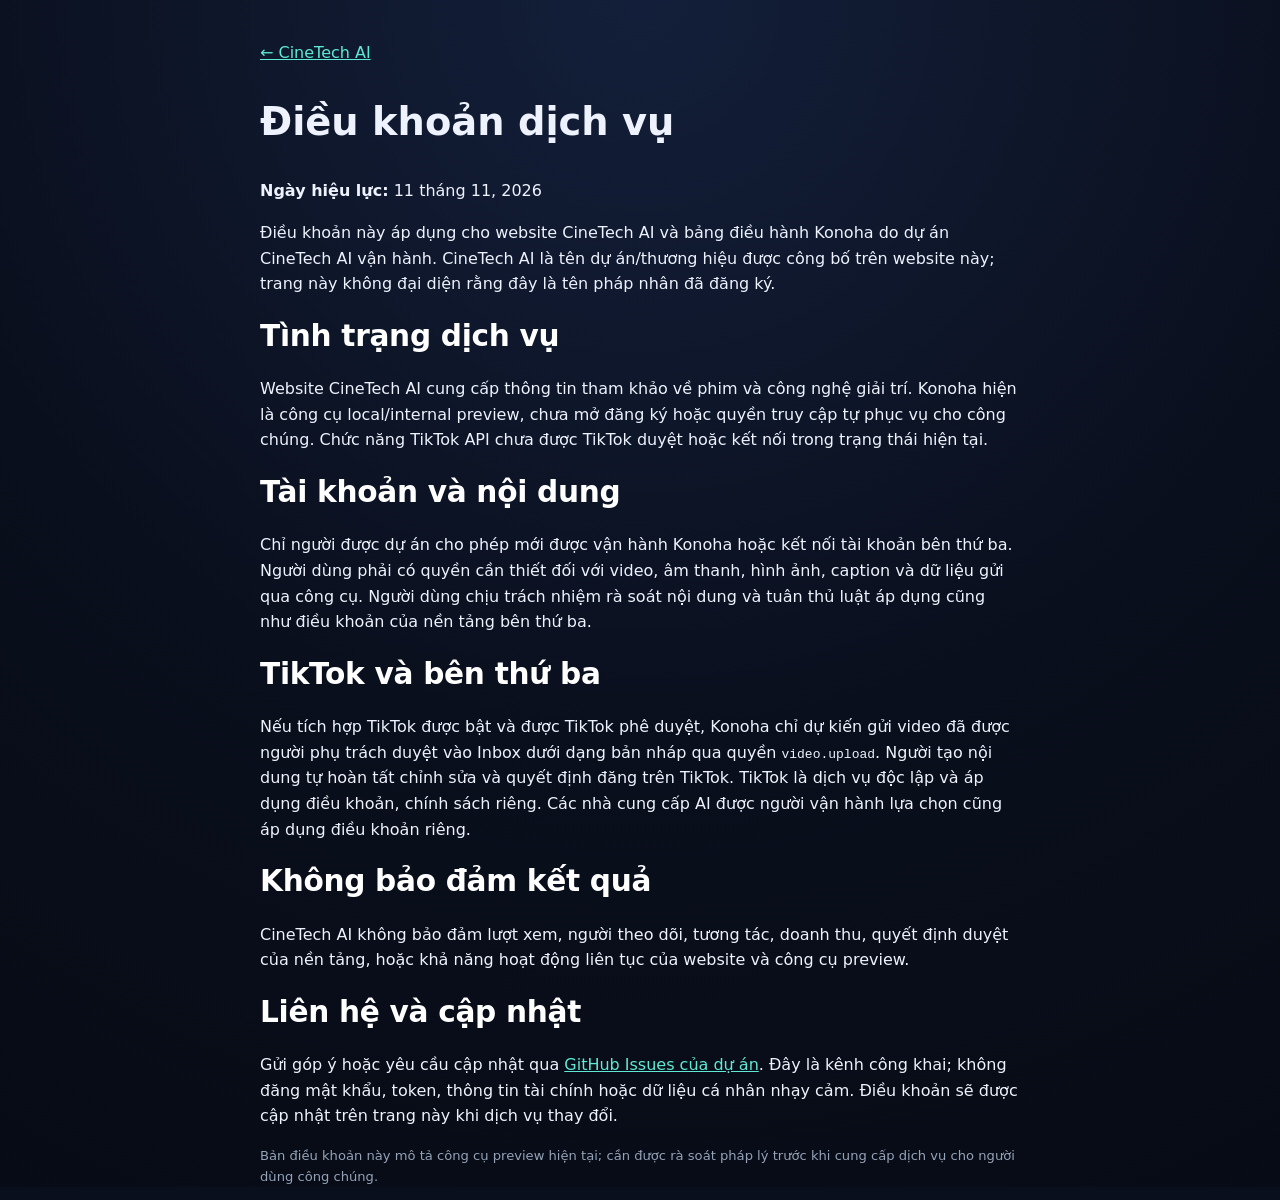
<file: docs/dieu-khoan.html>
<!doctype html>
<html lang="vi">
<head>
  <meta charset="utf-8">
  <meta name="viewport" content="width=device-width,initial-scale=1">
  <meta name="description" content="Điều khoản sử dụng website CineTech AI và công cụ Konoha.">
  <title>Điều khoản dịch vụ — CineTech AI</title>
  <link rel="stylesheet" href="style.css">
</head>
<body>
  <main class="wrap policy">
    <a href="./">← CineTech AI</a>
    <h1>Điều khoản dịch vụ</h1>
    <p><strong>Ngày hiệu lực:</strong> 11 tháng 11, 2026</p>
    <p>Điều khoản này áp dụng cho website CineTech AI và bảng điều hành Konoha do dự án CineTech AI vận hành. CineTech AI là tên dự án/thương hiệu được công bố trên website này; trang này không đại diện rằng đây là tên pháp nhân đã đăng ký.</p>

    <h2>Tình trạng dịch vụ</h2>
    <p>Website CineTech AI cung cấp thông tin tham khảo về phim và công nghệ giải trí. Konoha hiện là công cụ local/internal preview, chưa mở đăng ký hoặc quyền truy cập tự phục vụ cho công chúng. Chức năng TikTok API chưa được TikTok duyệt hoặc kết nối trong trạng thái hiện tại.</p>

    <h2>Tài khoản và nội dung</h2>
    <p>Chỉ người được dự án cho phép mới được vận hành Konoha hoặc kết nối tài khoản bên thứ ba. Người dùng phải có quyền cần thiết đối với video, âm thanh, hình ảnh, caption và dữ liệu gửi qua công cụ. Người dùng chịu trách nhiệm rà soát nội dung và tuân thủ luật áp dụng cũng như điều khoản của nền tảng bên thứ ba.</p>

    <h2>TikTok và bên thứ ba</h2>
    <p>Nếu tích hợp TikTok được bật và được TikTok phê duyệt, Konoha chỉ dự kiến gửi video đã được người phụ trách duyệt vào Inbox dưới dạng bản nháp qua quyền <code>video.upload</code>. Người tạo nội dung tự hoàn tất chỉnh sửa và quyết định đăng trên TikTok. TikTok là dịch vụ độc lập và áp dụng điều khoản, chính sách riêng. Các nhà cung cấp AI được người vận hành lựa chọn cũng áp dụng điều khoản riêng.</p>

    <h2>Không bảo đảm kết quả</h2>
    <p>CineTech AI không bảo đảm lượt xem, người theo dõi, tương tác, doanh thu, quyết định duyệt của nền tảng, hoặc khả năng hoạt động liên tục của website và công cụ preview.</p>

    <h2>Liên hệ và cập nhật</h2>
    <p>Gửi góp ý hoặc yêu cầu cập nhật qua <a href="https://github.com/phamkhactruongbka-lab/cinetech-ai/issues" target="_blank" rel="noopener noreferrer">GitHub Issues của dự án</a>. Đây là kênh công khai; không đăng mật khẩu, token, thông tin tài chính hoặc dữ liệu cá nhân nhạy cảm. Điều khoản sẽ được cập nhật trên trang này khi dịch vụ thay đổi.</p>
    <p class="muted small">Bản điều khoản này mô tả công cụ preview hiện tại; cần được rà soát pháp lý trước khi cung cấp dịch vụ cho người dùng công chúng.</p>
  </main>
</body>
</html>
</file>
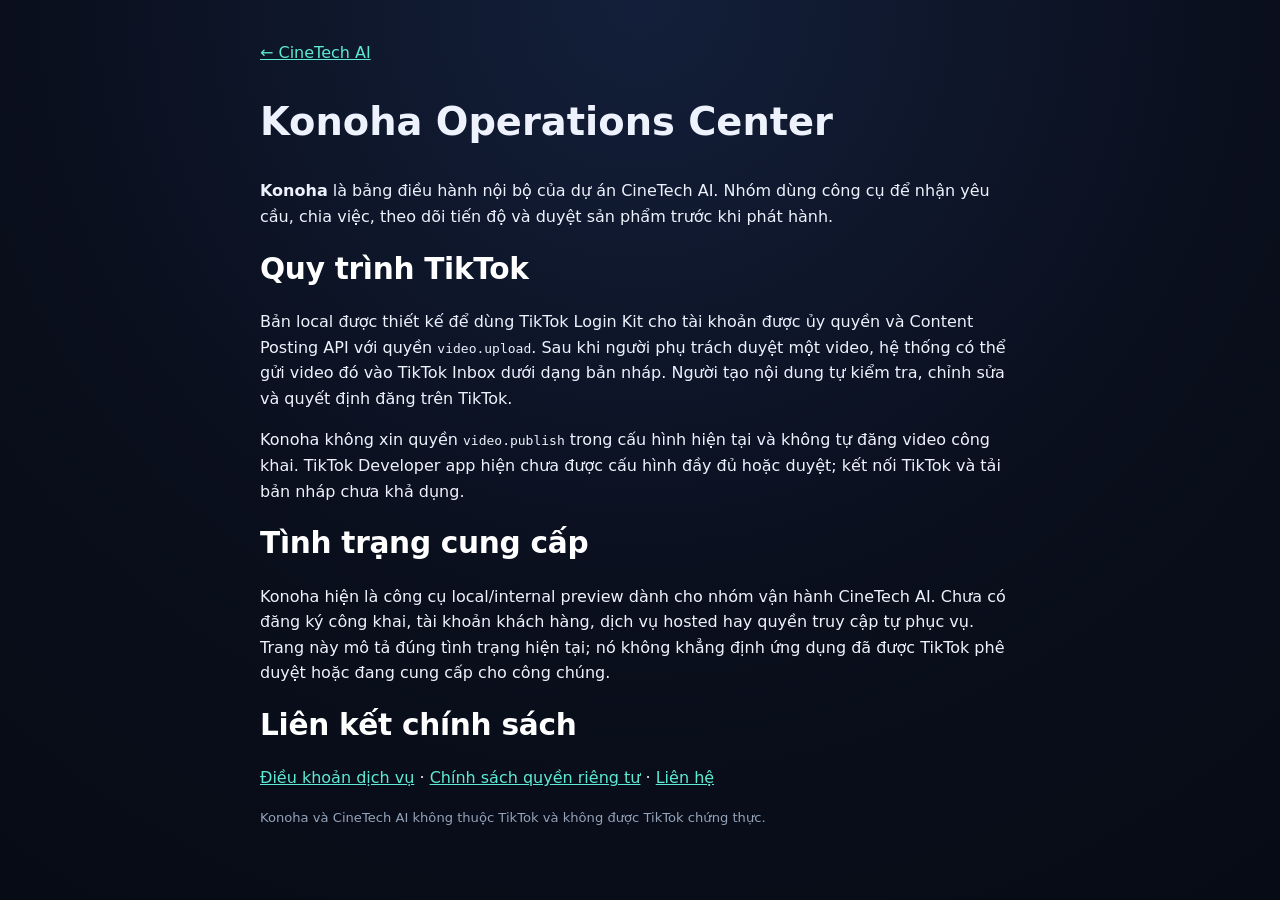
<file: docs/konoha.html>
<!doctype html>
<html lang="vi">
<head>
  <meta charset="utf-8">
  <meta name="viewport" content="width=device-width,initial-scale=1">
  <meta name="description" content="Konoha là bảng điều hành nội bộ của dự án CineTech AI để lập kế hoạch, duyệt và theo dõi nội dung video.">
  <title>Konoha — CineTech AI</title>
  <link rel="stylesheet" href="style.css">
</head>
<body>
  <main class="wrap policy">
    <a href="./">← CineTech AI</a>
    <h1>Konoha Operations Center</h1>
    <p><strong>Konoha</strong> là bảng điều hành nội bộ của dự án CineTech AI. Nhóm dùng công cụ để nhận yêu cầu, chia việc, theo dõi tiến độ và duyệt sản phẩm trước khi phát hành.</p>

    <h2>Quy trình TikTok</h2>
    <p>Bản local được thiết kế để dùng TikTok Login Kit cho tài khoản được ủy quyền và Content Posting API với quyền <code>video.upload</code>. Sau khi người phụ trách duyệt một video, hệ thống có thể gửi video đó vào TikTok Inbox dưới dạng bản nháp. Người tạo nội dung tự kiểm tra, chỉnh sửa và quyết định đăng trên TikTok.</p>
    <p>Konoha không xin quyền <code>video.publish</code> trong cấu hình hiện tại và không tự đăng video công khai. TikTok Developer app hiện chưa được cấu hình đầy đủ hoặc duyệt; kết nối TikTok và tải bản nháp chưa khả dụng.</p>

    <h2>Tình trạng cung cấp</h2>
    <p>Konoha hiện là công cụ local/internal preview dành cho nhóm vận hành CineTech AI. Chưa có đăng ký công khai, tài khoản khách hàng, dịch vụ hosted hay quyền truy cập tự phục vụ. Trang này mô tả đúng tình trạng hiện tại; nó không khẳng định ứng dụng đã được TikTok phê duyệt hoặc đang cung cấp cho công chúng.</p>

    <h2>Liên kết chính sách</h2>
    <p><a href="dieu-khoan.html">Điều khoản dịch vụ</a> · <a href="quyen-rieng-tu.html">Chính sách quyền riêng tư</a> · <a href="lien-he.html">Liên hệ</a></p>
    <p class="muted small">Konoha và CineTech AI không thuộc TikTok và không được TikTok chứng thực.</p>
  </main>
</body>
</html>
</file>
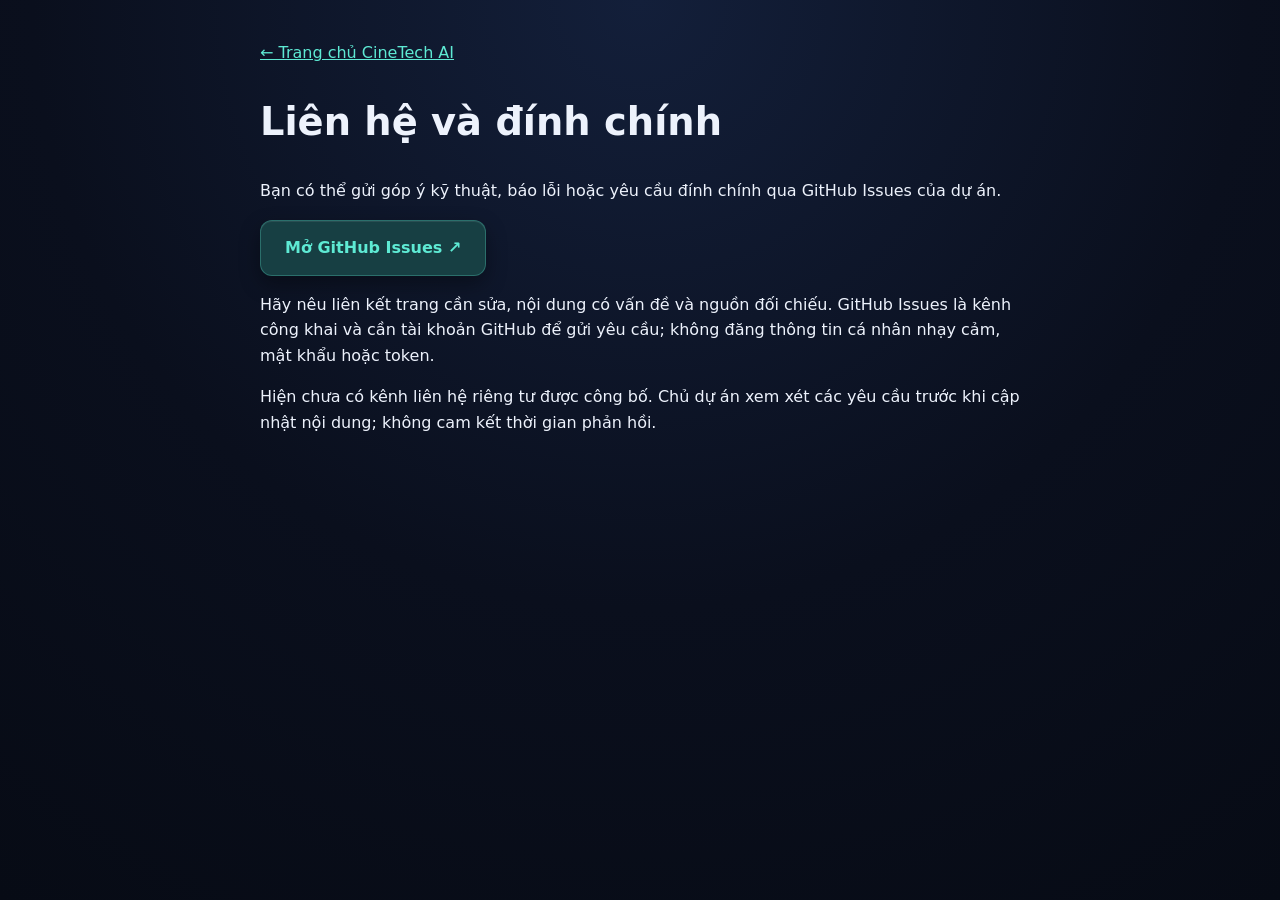
<file: docs/lien-he.html>
<!doctype html><html lang="vi"><head><meta charset="utf-8"><meta name="viewport" content="width=device-width,initial-scale=1"><meta name="description" content="Góp ý và yêu cầu đính chính cho CineTech AI qua GitHub Issues."><title>Liên hệ và đính chính — CineTech AI</title><link rel="stylesheet" href="style.css"></head><body><main class="wrap policy"><a href="./">← Trang chủ CineTech AI</a><h1>Liên hệ và đính chính</h1><p>Bạn có thể gửi góp ý kỹ thuật, báo lỗi hoặc yêu cầu đính chính qua GitHub Issues của dự án.</p><p><a class="cta" href="https://github.com/phamkhactruongbka-lab/cinetech-ai/issues" target="_blank" rel="noopener noreferrer">Mở GitHub Issues ↗</a></p><p>Hãy nêu liên kết trang cần sửa, nội dung có vấn đề và nguồn đối chiếu. GitHub Issues là kênh công khai và cần tài khoản GitHub để gửi yêu cầu; không đăng thông tin cá nhân nhạy cảm, mật khẩu hoặc token.</p><p>Hiện chưa có kênh liên hệ riêng tư được công bố. Chủ dự án xem xét các yêu cầu trước khi cập nhật nội dung; không cam kết thời gian phản hồi.</p></main></body></html>
</file>
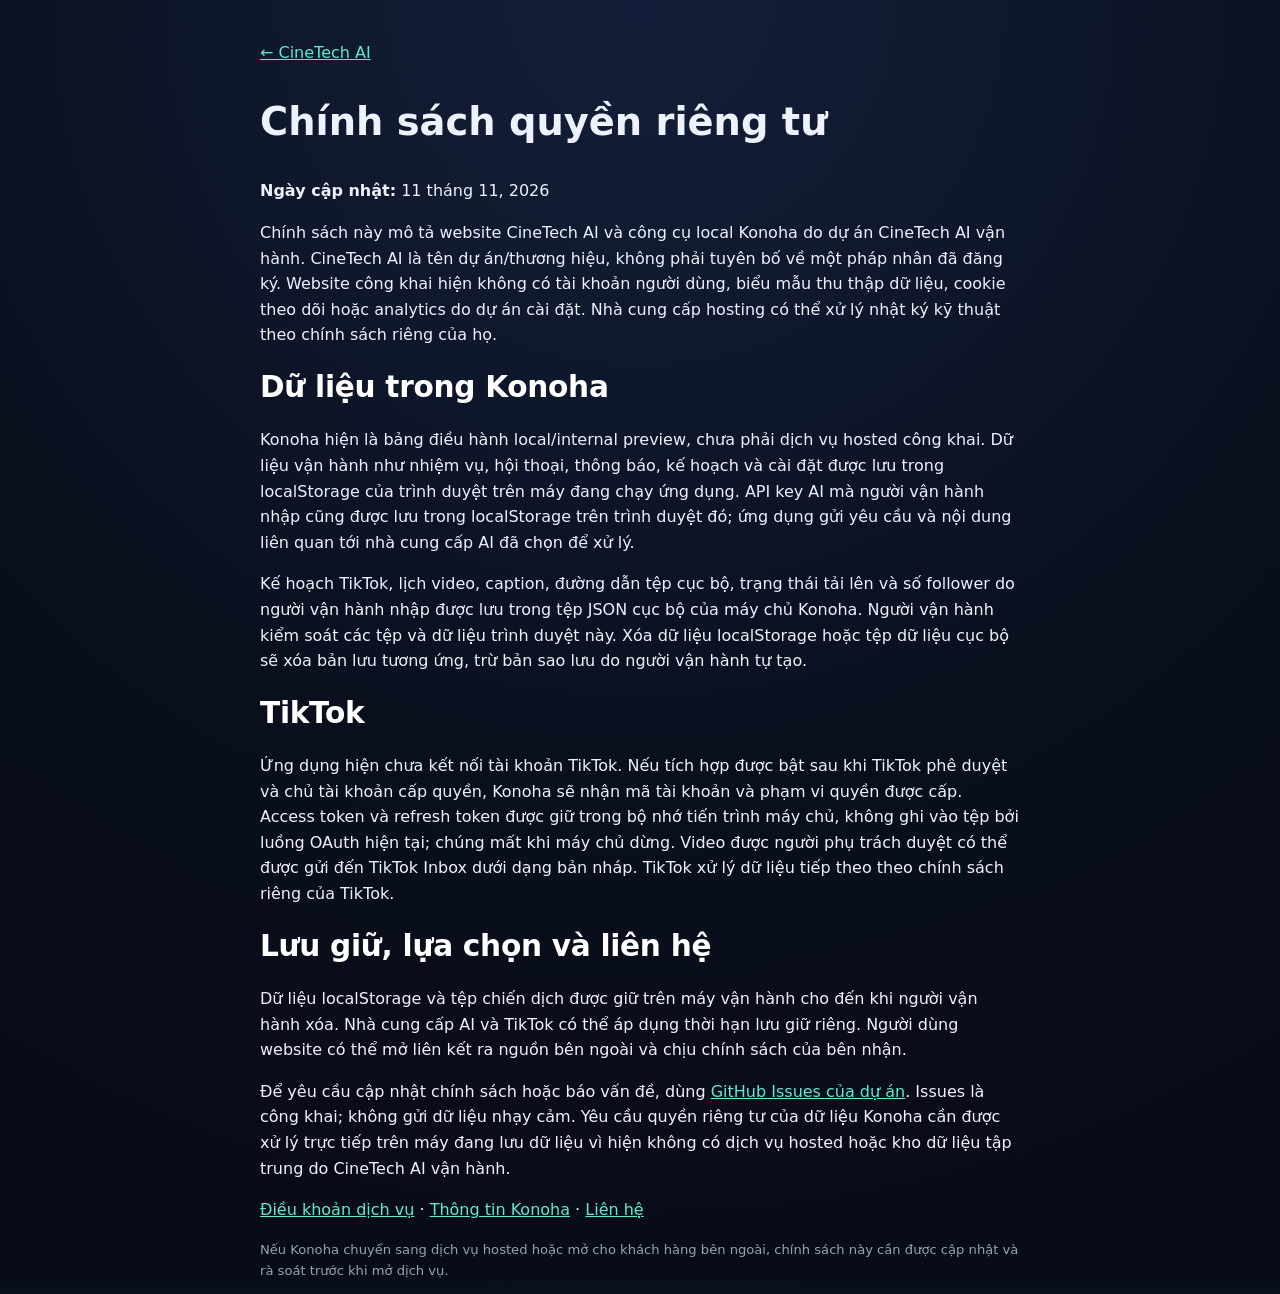
<file: docs/quyen-rieng-tu.html>
<!doctype html>
<html lang="vi">
<head>
  <meta charset="utf-8">
  <meta name="viewport" content="width=device-width,initial-scale=1">
  <meta name="description" content="Chính sách quyền riêng tư của website CineTech AI và công cụ Konoha.">
  <title>Quyền riêng tư — CineTech AI</title>
  <link rel="stylesheet" href="style.css">
</head>
<body>
  <main class="wrap policy">
    <a href="./">← CineTech AI</a>
    <h1>Chính sách quyền riêng tư</h1>
    <p><strong>Ngày cập nhật:</strong> 11 tháng 11, 2026</p>
    <p>Chính sách này mô tả website CineTech AI và công cụ local Konoha do dự án CineTech AI vận hành. CineTech AI là tên dự án/thương hiệu, không phải tuyên bố về một pháp nhân đã đăng ký. Website công khai hiện không có tài khoản người dùng, biểu mẫu thu thập dữ liệu, cookie theo dõi hoặc analytics do dự án cài đặt. Nhà cung cấp hosting có thể xử lý nhật ký kỹ thuật theo chính sách riêng của họ.</p>

    <h2>Dữ liệu trong Konoha</h2>
    <p>Konoha hiện là bảng điều hành local/internal preview, chưa phải dịch vụ hosted công khai. Dữ liệu vận hành như nhiệm vụ, hội thoại, thông báo, kế hoạch và cài đặt được lưu trong localStorage của trình duyệt trên máy đang chạy ứng dụng. API key AI mà người vận hành nhập cũng được lưu trong localStorage trên trình duyệt đó; ứng dụng gửi yêu cầu và nội dung liên quan tới nhà cung cấp AI đã chọn để xử lý.</p>
    <p>Kế hoạch TikTok, lịch video, caption, đường dẫn tệp cục bộ, trạng thái tải lên và số follower do người vận hành nhập được lưu trong tệp JSON cục bộ của máy chủ Konoha. Người vận hành kiểm soát các tệp và dữ liệu trình duyệt này. Xóa dữ liệu localStorage hoặc tệp dữ liệu cục bộ sẽ xóa bản lưu tương ứng, trừ bản sao lưu do người vận hành tự tạo.</p>

    <h2>TikTok</h2>
    <p>Ứng dụng hiện chưa kết nối tài khoản TikTok. Nếu tích hợp được bật sau khi TikTok phê duyệt và chủ tài khoản cấp quyền, Konoha sẽ nhận mã tài khoản và phạm vi quyền được cấp. Access token và refresh token được giữ trong bộ nhớ tiến trình máy chủ, không ghi vào tệp bởi luồng OAuth hiện tại; chúng mất khi máy chủ dừng. Video được người phụ trách duyệt có thể được gửi đến TikTok Inbox dưới dạng bản nháp. TikTok xử lý dữ liệu tiếp theo theo chính sách riêng của TikTok.</p>

    <h2>Lưu giữ, lựa chọn và liên hệ</h2>
    <p>Dữ liệu localStorage và tệp chiến dịch được giữ trên máy vận hành cho đến khi người vận hành xóa. Nhà cung cấp AI và TikTok có thể áp dụng thời hạn lưu giữ riêng. Người dùng website có thể mở liên kết ra nguồn bên ngoài và chịu chính sách của bên nhận.</p>
    <p>Để yêu cầu cập nhật chính sách hoặc báo vấn đề, dùng <a href="https://github.com/phamkhactruongbka-lab/cinetech-ai/issues" target="_blank" rel="noopener noreferrer">GitHub Issues của dự án</a>. Issues là công khai; không gửi dữ liệu nhạy cảm. Yêu cầu quyền riêng tư của dữ liệu Konoha cần được xử lý trực tiếp trên máy đang lưu dữ liệu vì hiện không có dịch vụ hosted hoặc kho dữ liệu tập trung do CineTech AI vận hành.</p>

    <p><a href="dieu-khoan.html">Điều khoản dịch vụ</a> · <a href="konoha.html">Thông tin Konoha</a> · <a href="lien-he.html">Liên hệ</a></p>
    <p class="muted small">Nếu Konoha chuyển sang dịch vụ hosted hoặc mở cho khách hàng bên ngoài, chính sách này cần được cập nhật và rà soát trước khi mở dịch vụ.</p>
  </main>
</body>
</html>
</file>
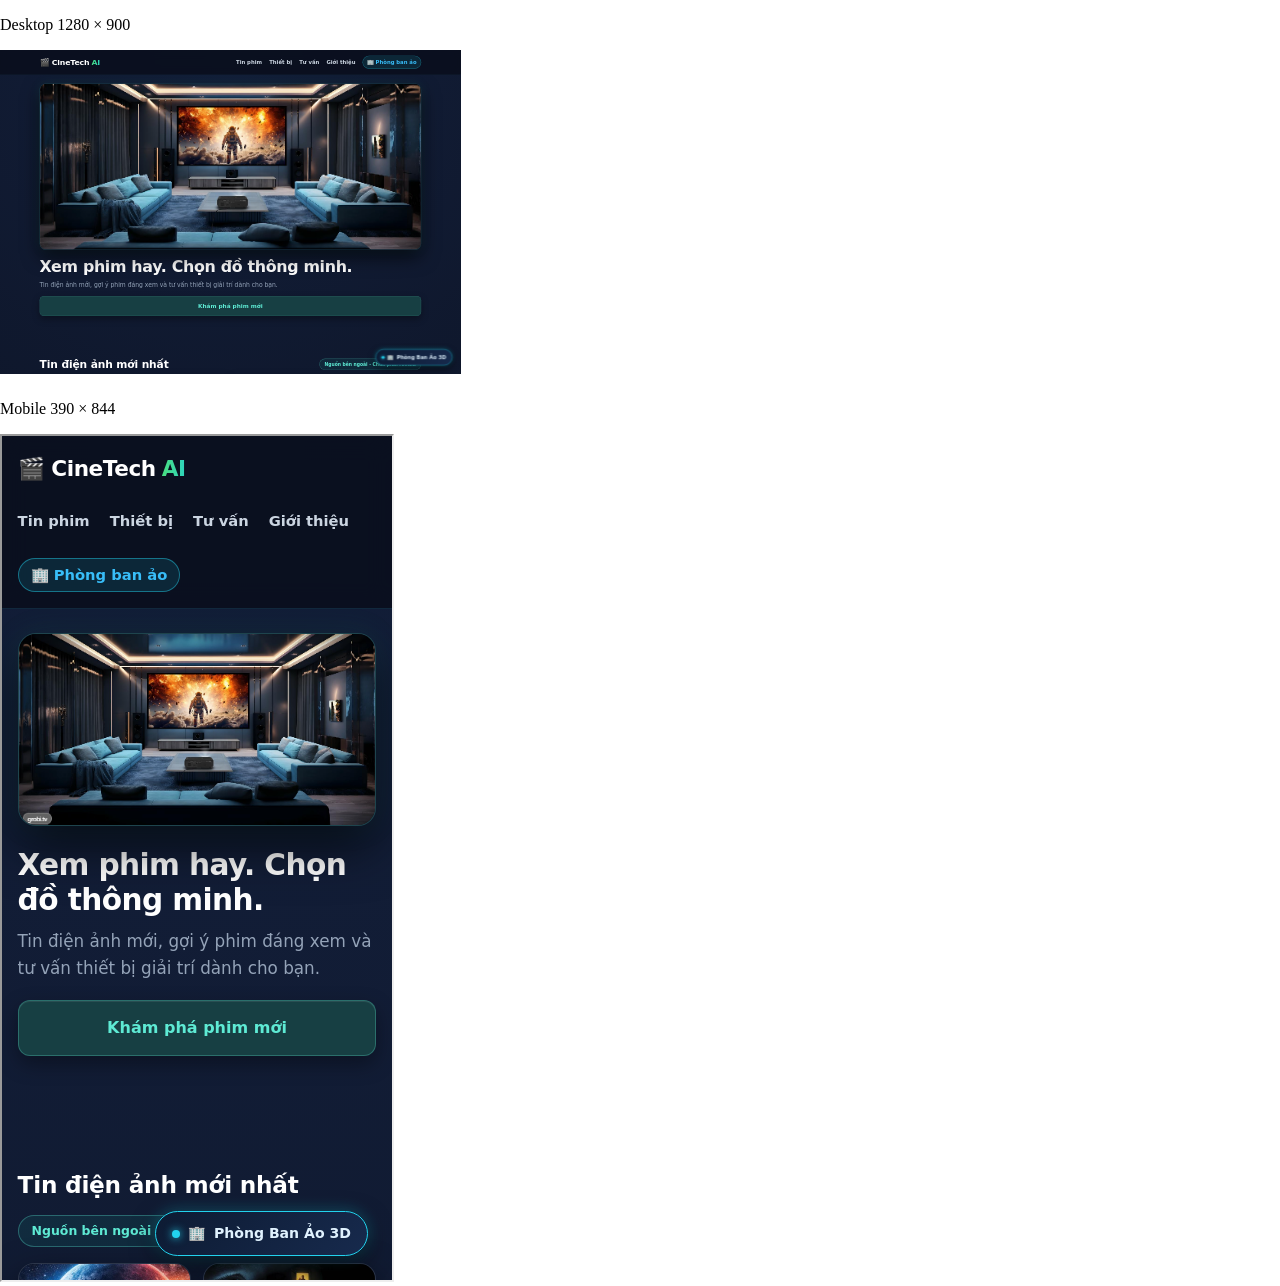
<file: evidence/preview.html>
<!doctype html><html><head><meta charset="utf-8"><title>Kiểm tra responsive</title></head><body style="margin:0"><p>Desktop 1280 × 900</p><iframe title="Desktop" src="../docs/" style="width:1280px;height:900px;transform:scale(.36);transform-origin:top left;border:0"></iframe><div style="margin-top:-570px"><p>Mobile 390 × 844</p><iframe title="Mobile" src="../docs/" width="390" height="844"></iframe></div></body></html>
</file>
<file: docs/style.css>
:root {
  color-scheme: dark;
  font-family: 'Inter', system-ui, -apple-system, BlinkMacSystemFont, 'Segoe UI', Roboto, sans-serif;
  background: #0a0f1d;
  color: #edf2fc;
}

* {
  box-sizing: border-box;
}

html {
  scroll-behavior: smooth;
}

body {
  margin: 0;
  line-height: 1.6;
  background: radial-gradient(circle at 50% 0%, #131f3a 0%, #0a0f1d 55%, #070b15 100%);
  min-height: 100vh;
  transition: background 0.4s ease;
}

body[data-ui-theme="scifi"] {
  background: radial-gradient(circle at 50% 0%, #0e2a47 0%, #0a0f1d 55%, #070b15 100%);
}

body[data-ui-theme="mystery"] {
  background: radial-gradient(circle at 50% 0%, #2a1c17 0%, #0a0f1d 55%, #070b15 100%);
}

body[data-ui-theme="festival"] {
  background: radial-gradient(circle at 50% 0%, #102d2f 0%, #0a0f1d 55%, #070b15 100%);
}

a {
  color: #5eead4;
  transition: all 0.2s ease;
}

.wrap {
  width: min(1060px, 92%);
  margin: auto;
}

/* HEADER */
header {
  position: sticky;
  top: 0;
  z-index: 50;
  border-bottom: 1px solid rgba(56, 189, 248, 0.14);
  background: rgba(10, 15, 29, 0.9);
  backdrop-filter: blur(12px);
}

.nav {
  display: flex;
  justify-content: space-between;
  align-items: center;
  gap: 1rem;
  padding: 16px 0;
}

.brand {
  font-size: 1.35rem;
  font-weight: 800;
  color: #ffffff;
  text-decoration: none;
  letter-spacing: -0.02em;
  display: flex;
  align-items: center;
  gap: 6px;
}

.brand span {
  color: #4ade80;
  background: linear-gradient(90deg, #4ade80, #2dd4bf);
  -webkit-background-clip: text;
  -webkit-text-fill-color: transparent;
}

nav {
  display: flex;
  gap: 20px;
  flex-wrap: wrap;
}

nav a {
  color: #cbd5e1;
  text-decoration: none;
  font-size: 0.92rem;
  font-weight: 600;
  padding: 6px 0;
}

nav a:hover {
  color: #5eead4;
}

/* HERO SECTION GIỐNG HÌNH SỐ 3 */
.hero {
  padding: 24px 0 46px;
}

.hero-media {
  position: relative;
  border-radius: 18px;
  overflow: hidden;
  border: 1px solid rgba(94, 234, 212, 0.22);
  box-shadow: 0 20px 50px rgba(0, 0, 0, 0.65), 0 0 30px rgba(45, 212, 191, 0.1);
  background: #0d1527;
  margin-bottom: 22px;
}

.hero-img {
  width: 100%;
  max-height: 460px;
  object-fit: cover;
  display: block;
  transition: transform 0.6s ease;
}

.hero-media:hover .hero-img {
  transform: scale(1.02);
}

.hero-body h1 {
  font-size: clamp(1.85rem, 4.2vw, 2.75rem);
  font-weight: 850;
  line-height: 1.18;
  margin: 0 0 10px;
  color: #ffffff;
  letter-spacing: -0.02em;
}

.hero-body h1 em {
  font-style: normal;
  color: #ffffff;
}

.hero-subtitle {
  color: #94a3b8;
  font-size: 1.05rem;
  margin: 0 0 18px;
  max-width: 720px;
}

.cta {
  display: inline-block;
  background: #173f43;
  color: #5eead4;
  border: 1px solid rgba(94, 234, 212, 0.28);
  font-weight: 750;
  font-size: 1rem;
  text-decoration: none;
  padding: 14px 24px;
  border-radius: 12px;
  text-align: center;
  transition: all 0.25s ease;
  box-shadow: inset 0 1px 0 rgba(255, 255, 255, 0.08), 0 8px 20px rgba(0, 0, 0, 0.35);
}

.cta-block {
  display: block;
  width: 100%;
}

.cta:hover {
  background: #1f5459;
  color: #99f6e4;
  border-color: rgba(94, 234, 212, 0.55);
  transform: translateY(-1px);
  box-shadow: 0 10px 25px rgba(20, 184, 166, 0.22);
}

/* SECTIONS */
section {
  margin-bottom: 64px;
}

.section-head {
  display: flex;
  justify-content: space-between;
  align-items: center;
  gap: 12px;
  flex-wrap: wrap;
  margin-bottom: 16px;
}

h2 {
  font-size: clamp(1.45rem, 3vw, 1.85rem);
  font-weight: 800;
  margin: 0;
  color: #ffffff;
  letter-spacing: -0.01em;
}

.pill, .tag {
  border: 1px solid rgba(94, 234, 212, 0.32);
  background: rgba(20, 184, 166, 0.1);
  color: #5eead4;
  padding: 5px 13px;
  border-radius: 999px;
  font-size: 0.78rem;
  font-weight: 600;
}

.muted {
  color: #94a3b8;
}

.section-note {
  margin: 14px 0;
  font-size: 0.92rem;
}

.small {
  font-size: 0.82rem;
}

/* 2 POSTER CHỦ ĐẠO GIỐNG HÌNH SỐ 3 */
.featured-posters {
  display: grid;
  grid-template-columns: repeat(2, 1fr);
  gap: 20px;
  margin: 14px 0 24px;
}

.poster-showcase-card {
  text-decoration: none;
  color: #ffffff;
  display: flex;
  flex-direction: column;
  gap: 10px;
  cursor: pointer;
}

.poster-frame {
  border-radius: 16px;
  overflow: hidden;
  border: 1px solid rgba(148, 163, 184, 0.2);
  background: #111a2e;
  aspect-ratio: 4 / 5;
  box-shadow: 0 14px 34px rgba(0, 0, 0, 0.55);
  position: relative;
}

.poster-frame img {
  width: 100%;
  height: 100%;
  object-fit: cover;
  display: block;
  transition: transform 0.45s ease;
}

.poster-showcase-card:hover .poster-frame img {
  transform: scale(1.04);
}

.poster-showcase-card:hover .poster-frame {
  border-color: rgba(94, 234, 212, 0.5);
  box-shadow: 0 18px 40px rgba(0, 0, 0, 0.7), 0 0 20px rgba(45, 212, 191, 0.18);
}

.poster-caption {
  font-size: 1.05rem;
  font-weight: 750;
  color: #f8fafc;
  padding-left: 2px;
}

/* THANH TÌM KIẾM & LỌC CHỦ ĐỀ THÔNG MINH CỦA PHÒNG UI */
.ui-smart-toolbar {
  display: flex;
  flex-wrap: wrap;
  gap: 12px;
  align-items: center;
  justify-content: space-between;
  background: rgba(19, 28, 49, 0.78);
  border: 1px solid rgba(94, 234, 212, 0.2);
  border-radius: 14px;
  padding: 12px 14px;
  margin-bottom: 16px;
}

.search-box {
  flex: 1;
  min-width: 240px;
}

.search-box input {
  width: 100%;
  background: #0b1222;
  border: 1px solid #2b3c5e;
  border-radius: 10px;
  padding: 10px 14px;
  color: #f8fafc;
  font-size: 0.9rem;
}

.search-box input:focus {
  border-color: #5eead4;
  outline: none;
}

.genre-pills {
  display: flex;
  gap: 8px;
  flex-wrap: wrap;
}

.genre-btn {
  background: #0d1629;
  border: 1px solid #293958;
  color: #cbd5e1;
  font-size: 0.8rem;
  font-weight: 700;
  padding: 8px 13px;
  border-radius: 999px;
  cursor: pointer;
  transition: all 0.2s ease;
}

.genre-btn:hover {
  border-color: #5eead4;
  color: #5eead4;
}

.genre-btn.active {
  background: #173f43;
  border-color: #5eead4;
  color: #5eead4;
  box-shadow: 0 0 14px rgba(45, 212, 191, 0.22);
}

/* CARDS GRID */
.cards {
  display: grid;
  grid-template-columns: repeat(auto-fill, minmax(300px, 1fr));
  gap: 20px;
  margin-top: 18px;
}

.card {
  background: #131c31;
  border: 1px solid #24324f;
  border-radius: 16px;
  padding: 20px;
  min-width: 0;
  overflow-wrap: anywhere;
  display: flex;
  flex-direction: column;
  transition: transform 0.25s ease, border-color 0.25s ease, box-shadow 0.25s ease;
  box-shadow: 0 10px 26px rgba(0, 0, 0, 0.35);
}

.card:hover {
  transform: translateY(-4px);
  border-color: rgba(94, 234, 212, 0.45);
  box-shadow: 0 16px 36px rgba(0, 0, 0, 0.5), 0 0 18px rgba(45, 212, 191, 0.12);
}

/* CHỦ ĐỀ MÀU TỰ ĐỘNG THEO NỘI DUNG PHIM */
.news-card.theme-scifi:hover {
  border-color: rgba(56, 189, 248, 0.65);
  box-shadow: 0 16px 36px rgba(0, 0, 0, 0.55), 0 0 22px rgba(56, 189, 248, 0.2);
}

.news-card.theme-mystery:hover {
  border-color: rgba(245, 158, 11, 0.6);
  box-shadow: 0 16px 36px rgba(0, 0, 0, 0.55), 0 0 22px rgba(245, 158, 11, 0.18);
}

.news-card.theme-festival:hover {
  border-color: rgba(45, 212, 191, 0.65);
  box-shadow: 0 16px 36px rgba(0, 0, 0, 0.55), 0 0 22px rgba(45, 212, 191, 0.2);
}

/* THUMBNAIL POSTER CHO TỪNG BÀI TIN (ĐẶT LÊN ĐẦU BẰNG ORDER -1) */
.news-card {
  padding: 0;
  overflow: hidden;
}

.news-card > :not(.card-visual) {
  margin-left: 20px;
  margin-right: 20px;
}

.card-visual {
  order: -1;
  position: relative;
  width: 100%;
  height: 195px;
  overflow: hidden;
  background: #0d1526;
  margin-bottom: 14px;
  border-bottom: 1px solid rgba(255, 255, 255, 0.06);
}

.card-thumb {
  width: 100%;
  height: 100%;
  object-fit: cover;
  object-position: center 22%;
  display: block;
  transition: transform 0.45s ease;
}

.news-card:hover .card-thumb {
  transform: scale(1.06);
}

.card-genre-badge {
  position: absolute;
  left: 12px;
  bottom: 10px;
  background: rgba(10, 15, 29, 0.88);
  border: 1px solid rgba(94, 234, 212, 0.45);
  color: #5eead4;
  font-size: 0.72rem;
  font-weight: 700;
  padding: 3px 10px;
  border-radius: 999px;
  backdrop-filter: blur(6px);
}

.theme-mystery .card-genre-badge {
  border-color: rgba(251, 191, 36, 0.55);
  color: #fbbf24;
}

.theme-scifi .card-genre-badge {
  border-color: rgba(56, 189, 248, 0.55);
  color: #38bdf8;
}

.card-device-hint {
  position: absolute;
  right: 10px;
  top: 10px;
  background: rgba(15, 23, 42, 0.84);
  border: 1px solid rgba(148, 163, 184, 0.28);
  color: #e2e8f0;
  font-size: 0.68rem;
  font-weight: 600;
  padding: 3px 9px;
  border-radius: 8px;
  backdrop-filter: blur(6px);
}

.card .meta {
  font-size: 0.76rem;
  font-weight: 700;
  text-transform: uppercase;
  letter-spacing: 0.04em;
  color: #38bdf8;
  margin: 0 0 6px;
}

.card h3 {
  font-size: 1.12rem;
  line-height: 1.38;
  margin: 4px 0 10px;
  color: #ffffff;
}

.card p {
  color: #94a3b8;
  font-size: 0.92rem;
  margin: 0 0 14px;
}

.card a {
  margin-top: auto;
  display: inline-flex;
  align-items: center;
  gap: 6px;
  color: #5eead4;
  font-weight: 700;
  font-size: 0.9rem;
  text-decoration: none;
  padding-top: 8px;
}

.news-card a {
  margin-bottom: 18px;
}

.card a:hover {
  color: #99f6e4;
  text-decoration: underline;
}

/* GÓC CÔNG NGHỆ GIẢI TRÍ — ICON LINE-ART XANH CYAN GIỐNG HÌNH SỐ 3 */
.product-grid {
  grid-template-columns: repeat(auto-fit, minmax(260px, 1fr));
}

.product-card {
  background: #162238;
  border: 1px solid #283756;
  padding: 22px;
}

.device-icon-box {
  order: -1;
  width: 100%;
  height: 68px;
  border-radius: 12px;
  background-color: rgba(15, 25, 45, 0.55);
  border: 1px solid rgba(94, 234, 212, 0.18);
  background-repeat: no-repeat;
  background-position: center;
  background-size: 36px 36px;
  margin-bottom: 16px;
}

.icon-headphones {
  background-image: url("data:image/svg+xml,%3Csvg xmlns='http://www.w3.org/2000/svg' viewBox='0 0 24 24' fill='none' stroke='%234fd1c5' stroke-width='1.8' stroke-linecap='round' stroke-linejoin='round'%3E%3Cpath d='M3 18v-6a9 9 0 0 1 18 0v6'/%3E%3Cpath d='M21 19a2 2 0 0 1-2 2h-1a2 2 0 0 1-2-2v-3a2 2 0 0 1 2-2h3zM3 19a2 2 0 0 0 2 2h1a2 2 0 0 0 2-2v-3a2 2 0 0 0-2-2H3z'/%3E%3C/svg%3E");
}

.icon-projector {
  background-image: url("data:image/svg+xml,%3Csvg xmlns='http://www.w3.org/2000/svg' viewBox='0 0 24 24' fill='none' stroke='%234fd1c5' stroke-width='1.8' stroke-linecap='round' stroke-linejoin='round'%3E%3Crect x='2' y='11' width='20' height='8' rx='2'/%3E%3Ccircle cx='15' cy='15' r='2.5'/%3E%3Ccircle cx='7.5' cy='7' r='2.5'/%3E%3Ccircle cx='13.5' cy='7' r='2.5'/%3E%3Cpath d='M6 19v2M18 19v2'/%3E%3C/svg%3E");
}

.icon-speaker {
  background-image: url("data:image/svg+xml,%3Csvg xmlns='http://www.w3.org/2000/svg' viewBox='0 0 24 24' fill='none' stroke='%234fd1c5' stroke-width='1.8' stroke-linecap='round' stroke-linejoin='round'%3E%3Crect x='5' y='2' width='14' height='20' rx='2'/%3E%3Ccircle cx='12' cy='14' r='4'/%3E%3Ccircle cx='12' cy='7' r='1.2'/%3E%3C/svg%3E");
}

/* CHOOSER & ABOUT */
.about {
  background: #131d32;
  border: 1px solid #24324f;
  border-radius: 18px;
  padding: 28px;
}

.about p {
  color: #b8c3d9;
}

.chooser {
  display: flex;
  gap: 14px;
  flex-wrap: wrap;
  margin: 20px 0;
}

.chooser label {
  display: flex;
  flex-direction: column;
  gap: 6px;
  color: #cbd5e1;
  font-weight: 600;
  font-size: 0.9rem;
  flex: 1;
  min-width: 220px;
}

.chooser select,
.chooser button {
  padding: 12px 14px;
  border-radius: 10px;
  border: 1px solid #384d6b;
  background: #0d1629;
  color: #ffffff;
  font-size: 0.95rem;
}

.chooser button {
  background: #173f43;
  border-color: rgba(94, 234, 212, 0.4);
  color: #5eead4;
  font-weight: 750;
  cursor: pointer;
  align-self: flex-end;
  padding: 12px 24px;
  transition: all 0.2s ease;
}

.chooser button:hover {
  background: #1f5459;
  color: #ffffff;
}

a:focus-visible,
button:focus-visible,
select:focus-visible {
  outline: 3px solid #5eead4;
  outline-offset: 3px;
}

#affiliate a {
  color: #5eead4;
}

.skip {
  position: absolute;
  left: 12px;
  top: -80px;
  background: #101b30;
  padding: 12px;
  z-index: 100;
}

.skip:focus {
  top: 8px;
}

.policy {
  max-width: 760px;
  padding-top: 40px;
}

.policy h1 {
  font-size: 2.4rem;
}

footer {
  border-top: 1px solid #222f49;
  padding: 28px 0;
  color: #94a3b8;
  font-size: 0.85rem;
  text-align: center;
}

@media (max-width: 640px) {
  .nav {
    align-items: flex-start;
    flex-direction: column;
  }
  .featured-posters {
    grid-template-columns: 1fr 1fr;
    gap: 12px;
  }
  .poster-caption {
    font-size: 0.9rem;
  }
  .chooser label {
    width: 100%;
  }
  .about {
    padding: 20px;
  }
  .cards {
    grid-template-columns: 1fr;
  }
}

@media (prefers-reduced-motion: reduce) {
  html {
    scroll-behavior: auto;
  }
}

/* PHÒNG BAN ẢO NAVIGATION & DOCK */
.nav-company-btn {
  background: rgba(34, 211, 238, 0.12) !important;
  border: 1px solid rgba(34, 211, 238, 0.45);
  color: #38bdf8 !important;
  padding: 4px 12px !important;
  border-radius: 999px;
  display: inline-flex;
  align-items: center;
  gap: 6px;
  font-weight: 700 !important;
  transition: all 0.2s ease;
}

.nav-company-btn:hover {
  background: rgba(34, 211, 238, 0.28) !important;
  border-color: #22d3ee;
  box-shadow: 0 0 14px rgba(34, 211, 238, 0.45);
  color: #ffffff !important;
  transform: translateY(-1px);
}

.cta-secondary {
  display: inline-block;
  margin-top: 10px;
  padding: 10px 18px;
  background: #111d35;
  color: #38bdf8;
  border: 1px solid #22d3ee;
  border-radius: 8px;
  font-weight: 700;
  text-decoration: none;
  transition: all 0.2s ease;
}

.cta-secondary:hover {
  background: #22d3ee;
  color: #050b14;
  box-shadow: 0 0 16px rgba(34, 211, 238, 0.5);
}

.floating-company-dock {
  position: fixed;
  bottom: 24px;
  right: 24px;
  z-index: 999;
}

.floating-company-link {
  display: inline-flex;
  align-items: center;
  gap: 8px;
  background: linear-gradient(135deg, #0d1b33 0%, #172a4d 100%);
  border: 1.5px solid #22d3ee;
  color: #e0f2fe;
  padding: 10px 16px;
  border-radius: 999px;
  font-size: 0.88rem;
  font-weight: 700;
  text-decoration: none;
  box-shadow: 0 8px 24px rgba(0, 0, 0, 0.6), 0 0 16px rgba(34, 211, 238, 0.35);
  backdrop-filter: blur(8px);
  transition: all 0.25s ease;
}

.floating-company-link:hover {
  background: #22d3ee;
  color: #04101e;
  box-shadow: 0 10px 28px rgba(0, 0, 0, 0.7), 0 0 24px rgba(34, 211, 238, 0.6);
  transform: translateY(-3px) scale(1.02);
}

.dock-pulse {
  width: 8px;
  height: 8px;
  border-radius: 50%;
  background: #22d3ee;
  box-shadow: 0 0 8px #22d3ee;
  animation: pulseDock 1.4s infinite ease-in-out;
}

@keyframes pulseDock {
  0%, 100% { transform: scale(1); opacity: 1; }
  50% { transform: scale(1.4); opacity: 0.6; }
}
</file>
